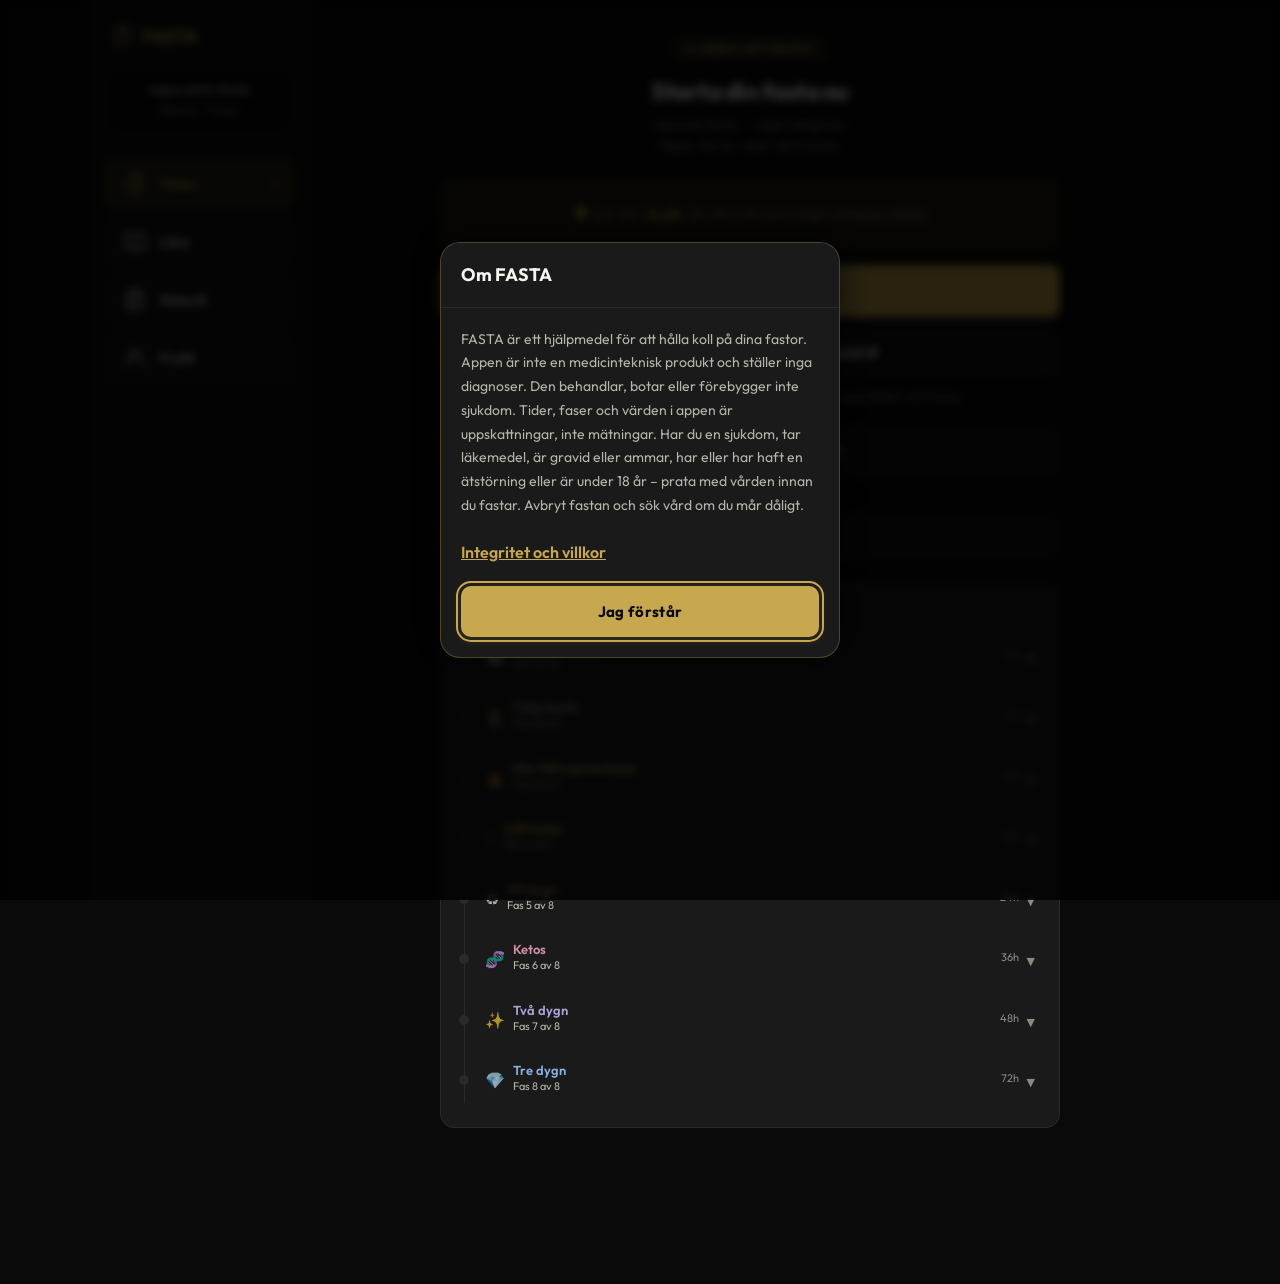
<file: index.html>
<!DOCTYPE html>
<html lang="sv">
<head>
<meta charset="UTF-8"/>
<meta name="viewport" content="width=device-width, initial-scale=1.0, viewport-fit=cover"/>
<title>FASTA — Periodisk fasta timer & tracker | 16:8, OMAD, löpande fasta</title>
<meta name="description" content="Gratis app för periodisk fasta. Starta din 16:8, 18:6, OMAD eller löpande fasta och följ kroppens faser i realtid — fettförbränning, ketos och autofagi. Ingen registrering krävs."/>
<meta name="keywords" content="periodisk fasta, fasta app, 16:8 fasta, intermittent fasting, fasta timer, OMAD, ketos, autofagi, fettförbränning, fasta tracker"/>
<meta name="author" content="fastatimer.se"/>
<link rel="canonical" href="https://fastatimer.se/"/>
<meta property="og:type" content="website"/>
<meta property="og:url" content="https://fastatimer.se/"/>
<meta property="og:title" content="FASTA — Periodisk fasta timer & tracker"/>
<meta property="og:description" content="Följ din fasta i realtid. Se kroppens faser, fettförbränning, ketos och autofagi. Gratis och utan registrering."/>
<meta property="og:locale" content="sv_SE"/>
<meta name="twitter:card" content="summary_large_image"/>
<meta name="twitter:title" content="FASTA — Periodisk fasta timer & tracker"/>
<meta name="twitter:description" content="Gratis app för periodisk fasta. Följ 16:8, OMAD och löpande fasta med realtidstimer och kroppsfaser."/>
<link rel="manifest" href="manifest.json"/>
<meta name="theme-color" content="#0a0a0a"/>
<meta name="apple-mobile-web-app-capable" content="yes"/>
<meta name="apple-mobile-web-app-status-bar-style" content="black-translucent"/>
<meta name="apple-mobile-web-app-title" content="FASTA"/>
<link rel="apple-touch-icon" href="icons/apple-touch-icon.png"/>
<link rel="icon" type="image/png" sizes="192x192" href="icons/icon-192.png"/>
<link rel="preload" href="fonts/outfit-latin.woff2" as="font" type="font/woff2" crossorigin/>
<link rel="stylesheet" href="css/fonts.css"/>
<link rel="stylesheet" href="css/styles.css"/>
<!-- Discover the startup module graph together, avoiding request waterfalls. -->
<link rel="modulepreload" href="js/app.js"/>
<link rel="modulepreload" href="js/state.js"/>
<link rel="modulepreload" href="js/ui.js"/>
<link rel="modulepreload" href="js/actions.js"/>
<link rel="modulepreload" href="js/modals.js"/>
<link rel="modulepreload" href="js/backup.js"/>
<link rel="modulepreload" href="js/helpers.js"/>
<link rel="modulepreload" href="js/data.js"/>
<link rel="modulepreload" href="js/migrations.js"/>
<link rel="modulepreload" href="js/program.js"/>
<link rel="modulepreload" href="js/checkin.js"/>
<link rel="modulepreload" href="js/views/timer.js"/>
<link rel="modulepreload" href="js/views/learn.js"/>
<link rel="modulepreload" href="js/views/history.js"/>
<link rel="modulepreload" href="js/views/profile.js"/>
<link rel="modulepreload" href="js/views/trends.js"/>
<meta property="og:image" content="https://fastatimer.se/icons/og-image.png"/>
<meta property="og:image:width" content="1200"/>
<meta property="og:image:height" content="630"/>
<meta property="og:image:alt" content="FASTA – Periodisk fasta – följ kroppens faser i realtid"/>
<meta name="twitter:image" content="https://fastatimer.se/icons/og-image.png"/>
</head>
<body>
<div id="app">
  <!-- Desktop sidebar -->
  <div id="sidebar">
    <div class="sidebar-logo"><span><svg class="nav-icon" viewBox="0 0 24 24" aria-hidden="true"><circle cx="12" cy="13" r="8"/><path d="M12 9v4l3 2M9 2h6M12 2v3M18 5l2-2"/></svg></span><span class="sidebar-logo-text">FASTA</span></div>
    <div id="sidebar-widget"></div>
    <div class="sidebar-divider"></div>
    <button class="nav-btn active"   data-view="timer"    data-action="view" data-arg="timer">  <span class="n-icon"><svg class="nav-icon" viewBox="0 0 24 24" aria-hidden="true"><circle cx="12" cy="13" r="8"/><path d="M12 9v4l3 2M9 2h6M12 2v3M18 5l2-2"/></svg></span><span class="n-label">Timer</span></button>
    <button class="nav-btn inactive" data-view="lära"     data-action="view" data-arg="lära">   <span class="n-icon"><svg class="nav-icon" viewBox="0 0 24 24" aria-hidden="true"><path d="M12 5v16M12 5C9 3 5 3 2 4v15c3-1 7-1 10 2 3-3 7-3 10-2V4c-3-1-7-1-10 1Z"/></svg></span><span class="n-label">Lära</span></button>
    <button class="nav-btn inactive" data-view="historik" data-action="view" data-arg="historik"><span class="n-icon"><svg class="nav-icon" viewBox="0 0 24 24" aria-hidden="true"><path d="M8 4H5a1 1 0 0 0-1 1v16h16V5a1 1 0 0 0-1-1h-3M8 10h8M8 14h8M8 18h5"/><rect x="8" y="2" width="8" height="4" rx="1"/></svg></span><span class="n-label">Historik</span></button>
    <button class="nav-btn inactive" data-view="profil"   data-action="view" data-arg="profil"> <span class="n-icon"><svg class="nav-icon" viewBox="0 0 24 24" aria-hidden="true"><circle cx="12" cy="7" r="4"/><path d="M4 21v-2a8 8 0 0 1 16 0v2"/></svg></span><span class="n-label">Profil</span></button>
  </div>

  <!-- Mobile topbar -->
  <div id="mobile-topbar">
    <span class="topbar-title">FASTA</span>
    <div id="mobile-status-pill">Ingen fasta</div>
  </div>

  <!-- Main content area -->
  <div id="main"><div id="content"></div></div>

  <!-- Mobile bottom tab bar -->
  <nav id="mobile-tabs">
    <button class="tab-btn active" data-view="timer" data-action="view" data-arg="timer"><span class="tab-icon"><svg class="nav-icon" viewBox="0 0 24 24" aria-hidden="true"><circle cx="12" cy="13" r="8"/><path d="M12 9v4l3 2M9 2h6M12 2v3M18 5l2-2"/></svg></span><span class="tab-label">Timer</span></button>
    <button class="tab-btn" data-view="lära" data-action="view" data-arg="lära"><span class="tab-icon"><svg class="nav-icon" viewBox="0 0 24 24" aria-hidden="true"><path d="M12 5v16M12 5C9 3 5 3 2 4v15c3-1 7-1 10 2 3-3 7-3 10-2V4c-3-1-7-1-10 1Z"/></svg></span><span class="tab-label">Lära</span></button>
    <button class="tab-btn" data-view="historik" data-action="view" data-arg="historik"><span class="tab-icon"><svg class="nav-icon" viewBox="0 0 24 24" aria-hidden="true"><path d="M8 4H5a1 1 0 0 0-1 1v16h16V5a1 1 0 0 0-1-1h-3M8 10h8M8 14h8M8 18h5"/><rect x="8" y="2" width="8" height="4" rx="1"/></svg></span><span class="tab-label">Historik</span></button>
    <button class="tab-btn" data-view="profil" data-action="view" data-arg="profil"><span class="tab-icon"><svg class="nav-icon" viewBox="0 0 24 24" aria-hidden="true"><circle cx="12" cy="7" r="4"/><path d="M4 21v-2a8 8 0 0 1 16 0v2"/></svg></span><span class="tab-label">Profil</span></button>
  </nav>
</div>
<div id="notice" class="notice" role="status"></div>
<script type="module" src="js/app.js"></script>
</body>
</html>
</file>
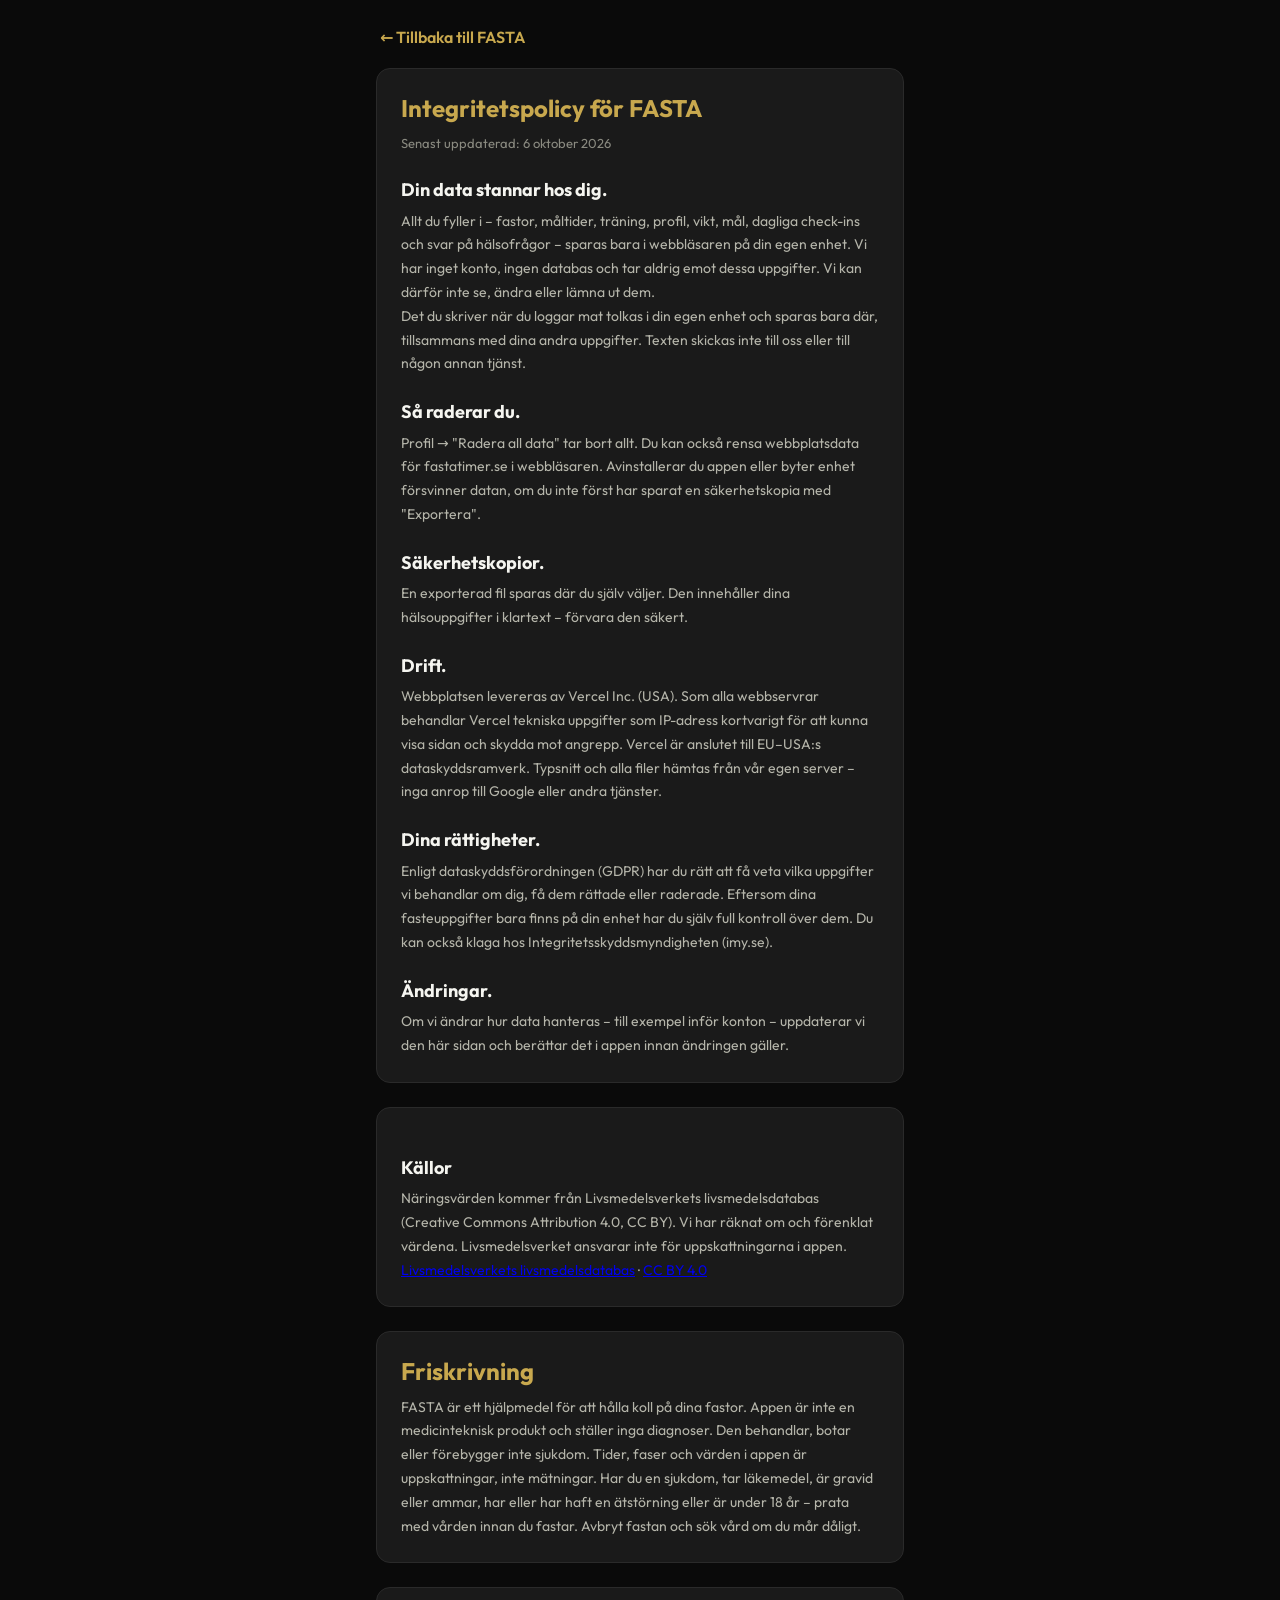
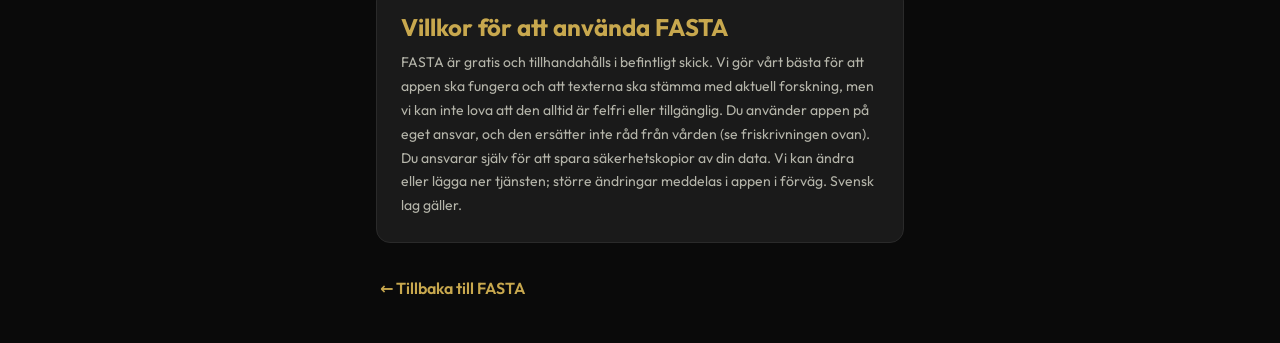
<file: integritet.html>
<!DOCTYPE html>
<html lang="sv">
<head>
<meta charset="UTF-8"/>
<meta name="viewport" content="width=device-width, initial-scale=1.0, viewport-fit=cover"/>
<title>Integritet och villkor – FASTA</title>
<meta name="description" content="Integritetspolicy, villkor och friskrivning för FASTA. All data sparas bara på din egen enhet."/>
<link rel="canonical" href="https://fastatimer.se/integritet"/>
<meta name="theme-color" content="#c8a84e"/>
<link rel="icon" type="image/png" sizes="192x192" href="icons/icon-192.png"/>
<link rel="stylesheet" href="css/fonts.css"/>
<link rel="stylesheet" href="css/styles.css"/>
<meta property="og:type" content="website"/>
<meta property="og:title" content="Integritet och villkor – FASTA"/>
<meta property="og:description" content="Integritetspolicy, villkor och friskrivning för FASTA. All data sparas bara på din egen enhet."/>
<meta property="og:url" content="https://fastatimer.se/integritet"/>
<meta name="twitter:card" content="summary_large_image"/>
<meta property="og:image" content="https://fastatimer.se/icons/og-image.png"/>
<meta property="og:image:width" content="1200"/>
<meta property="og:image:height" content="630"/>
<meta property="og:image:alt" content="FASTA – Periodisk fasta – följ kroppens faser i realtid"/>
<meta name="twitter:image" content="https://fastatimer.se/icons/og-image.png"/>
</head>
<body>
<main class="legal">
  <a class="legal-back" href="./">← Tillbaka till FASTA</a>

  <section class="card" id="integritet">
    <h1>Integritetspolicy för FASTA</h1>
    <p class="legal-date">Senast uppdaterad: 6 oktober 2026</p>
    <h2>Din data stannar hos dig.</h2>
    <p>Allt du fyller i – fastor, måltider, träning, profil, vikt, mål, dagliga check-ins och svar på hälsofrågor – sparas bara i webbläsaren på din egen enhet. Vi har inget konto, ingen databas och tar aldrig emot dessa uppgifter. Vi kan därför inte se, ändra eller lämna ut dem.</p>
    <p>Det du skriver när du loggar mat tolkas i din egen enhet och sparas bara där, tillsammans med dina andra uppgifter. Texten skickas inte till oss eller till någon annan tjänst.</p>
    <h2>Så raderar du.</h2>
    <p>Profil → "Radera all data" tar bort allt. Du kan också rensa webbplatsdata för fastatimer.se i webbläsaren. Avinstallerar du appen eller byter enhet försvinner datan, om du inte först har sparat en säkerhetskopia med "Exportera".</p>
    <h2>Säkerhetskopior.</h2>
    <p>En exporterad fil sparas där du själv väljer. Den innehåller dina hälsouppgifter i klartext – förvara den säkert.</p>
    <h2>Drift.</h2>
    <p>Webbplatsen levereras av Vercel Inc. (USA). Som alla webbservrar behandlar Vercel tekniska uppgifter som IP-adress kortvarigt för att kunna visa sidan och skydda mot angrepp. Vercel är anslutet till EU–USA:s dataskyddsramverk. Typsnitt och alla filer hämtas från vår egen server – inga anrop till Google eller andra tjänster.</p>
    <h2>Dina rättigheter.</h2>
    <p>Enligt dataskyddsförordningen (GDPR) har du rätt att få veta vilka uppgifter vi behandlar om dig, få dem rättade eller raderade. Eftersom dina fasteuppgifter bara finns på din enhet har du själv full kontroll över dem. Du kan också klaga hos Integritetsskyddsmyndigheten (imy.se).</p>
    <h2>Ändringar.</h2>
    <p>Om vi ändrar hur data hanteras – till exempel inför konton – uppdaterar vi den här sidan och berättar det i appen innan ändringen gäller.</p>
  </section>

  <section class="card" id="kallor">
    <h2>Källor</h2>
    <p>Näringsvärden kommer från Livsmedelsverkets livsmedelsdatabas (Creative Commons Attribution 4.0, CC BY). Vi har räknat om och förenklat värdena. Livsmedelsverket ansvarar inte för uppskattningarna i appen.</p>
    <p><a href="https://www.livsmedelsverket.se/livsmedel-och-innehall/naringsamne/livsmedelsdatabasen">Livsmedelsverkets livsmedelsdatabas</a> · <a href="https://creativecommons.org/licenses/by/4.0/">CC BY 4.0</a></p>
  </section>

  <section class="card" id="friskrivning">
    <h1>Friskrivning</h1>
    <p>FASTA är ett hjälpmedel för att hålla koll på dina fastor. Appen är inte en medicinteknisk produkt och ställer inga diagnoser. Den behandlar, botar eller förebygger inte sjukdom. Tider, faser och värden i appen är uppskattningar, inte mätningar. Har du en sjukdom, tar läkemedel, är gravid eller ammar, har eller har haft en ätstörning eller är under 18 år – prata med vården innan du fastar. Avbryt fastan och sök vård om du mår dåligt.</p>
  </section>

  <section class="card" id="villkor">
    <h1>Villkor för att använda FASTA</h1>
    <p>FASTA är gratis och tillhandahålls i befintligt skick. Vi gör vårt bästa för att appen ska fungera och att texterna ska stämma med aktuell forskning, men vi kan inte lova att den alltid är felfri eller tillgänglig. Du använder appen på eget ansvar, och den ersätter inte råd från vården (se friskrivningen ovan). Du ansvarar själv för att spara säkerhetskopior av din data. Vi kan ändra eller lägga ner tjänsten; större ändringar meddelas i appen i förväg. Svensk lag gäller.</p>
  </section>

  <a class="legal-back" href="./">← Tillbaka till FASTA</a>
</main>
</body>
</html>
</file>
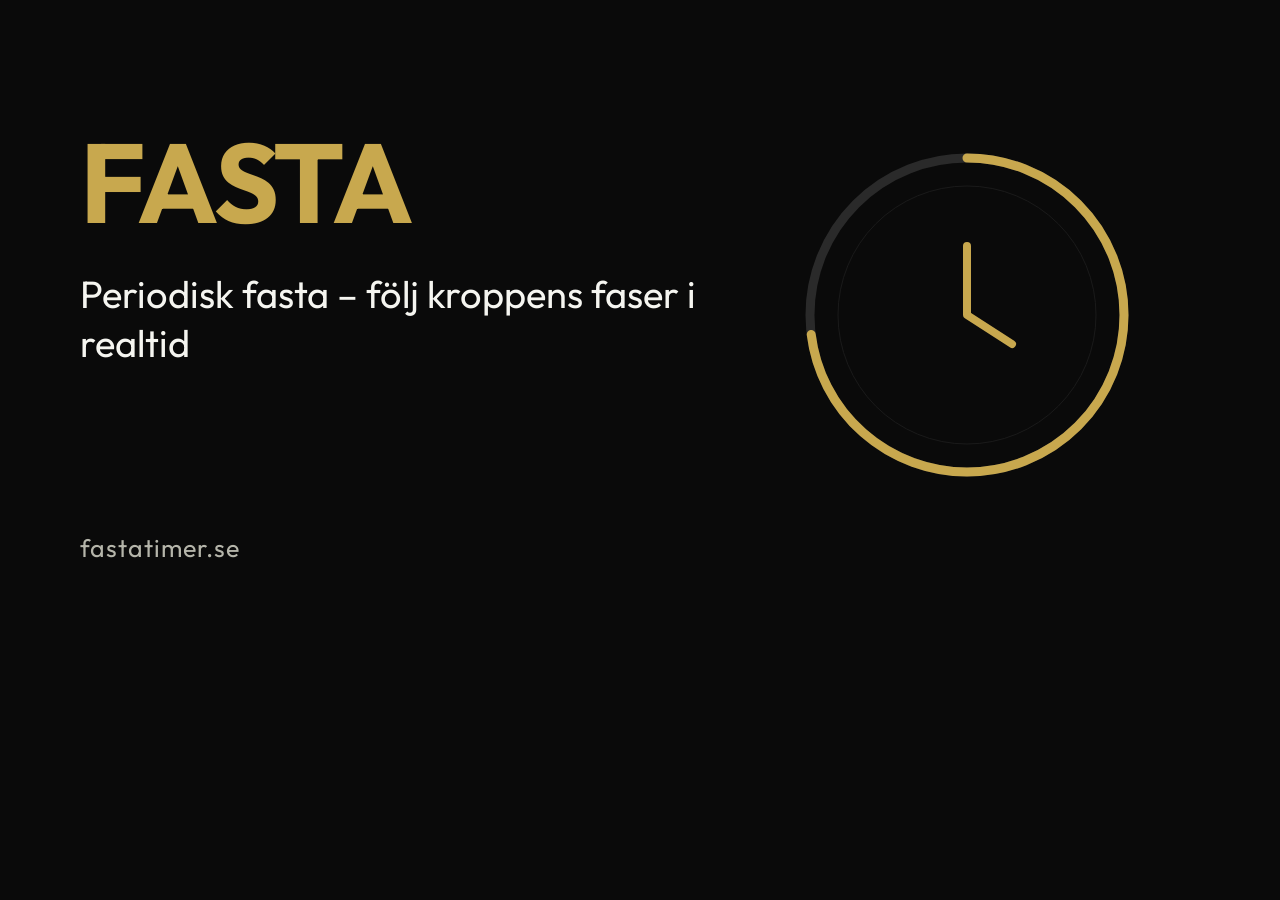
<file: docs/design/T-46/bild.html>
<!doctype html>
<html lang="sv"><meta charset="utf-8">
<style>
@font-face{font-family:Outfit;src:url('../../../fonts/outfit-latin.woff2') format('woff2');font-weight:100 900}
*{box-sizing:border-box}body{margin:0;width:1200px;height:630px;background:#0a0a0a;color:#f5f5f0;font-family:Outfit,sans-serif;position:relative;overflow:hidden}
main{position:absolute;left:80px;top:126px;width:690px}h1{font-size:112px;line-height:1;margin:0 0 32px;letter-spacing:-3px;color:#c8a84e;font-weight:700}p{font-size:38px;line-height:1.3;margin:0;max-width:640px;font-weight:400}.address{position:absolute;left:80px;bottom:66px;font-size:25px;letter-spacing:1px;color:#b5b5aa}svg{position:absolute;right:53px;top:135px;width:360px;height:360px}
</style>
<main><h1>FASTA</h1><p>Periodisk fasta – följ kroppens faser i realtid</p></main>
<svg viewBox="0 0 360 360" aria-hidden="true"><circle cx="180" cy="180" r="157" fill="none" stroke="#2a2a2a" stroke-width="9"/><circle cx="180" cy="180" r="157" fill="none" stroke="#c8a84e" stroke-width="9" stroke-linecap="round" stroke-dasharray="720 987" transform="rotate(-90 180 180)"/><circle cx="180" cy="180" r="129" fill="none" stroke="#1a1a1a" stroke-width="1"/><path d="M180 111v69l45 29" fill="none" stroke="#c8a84e" stroke-width="8" stroke-linecap="round" stroke-linejoin="round"/></svg>
<div class="address">fastatimer.se</div></html>
</file>
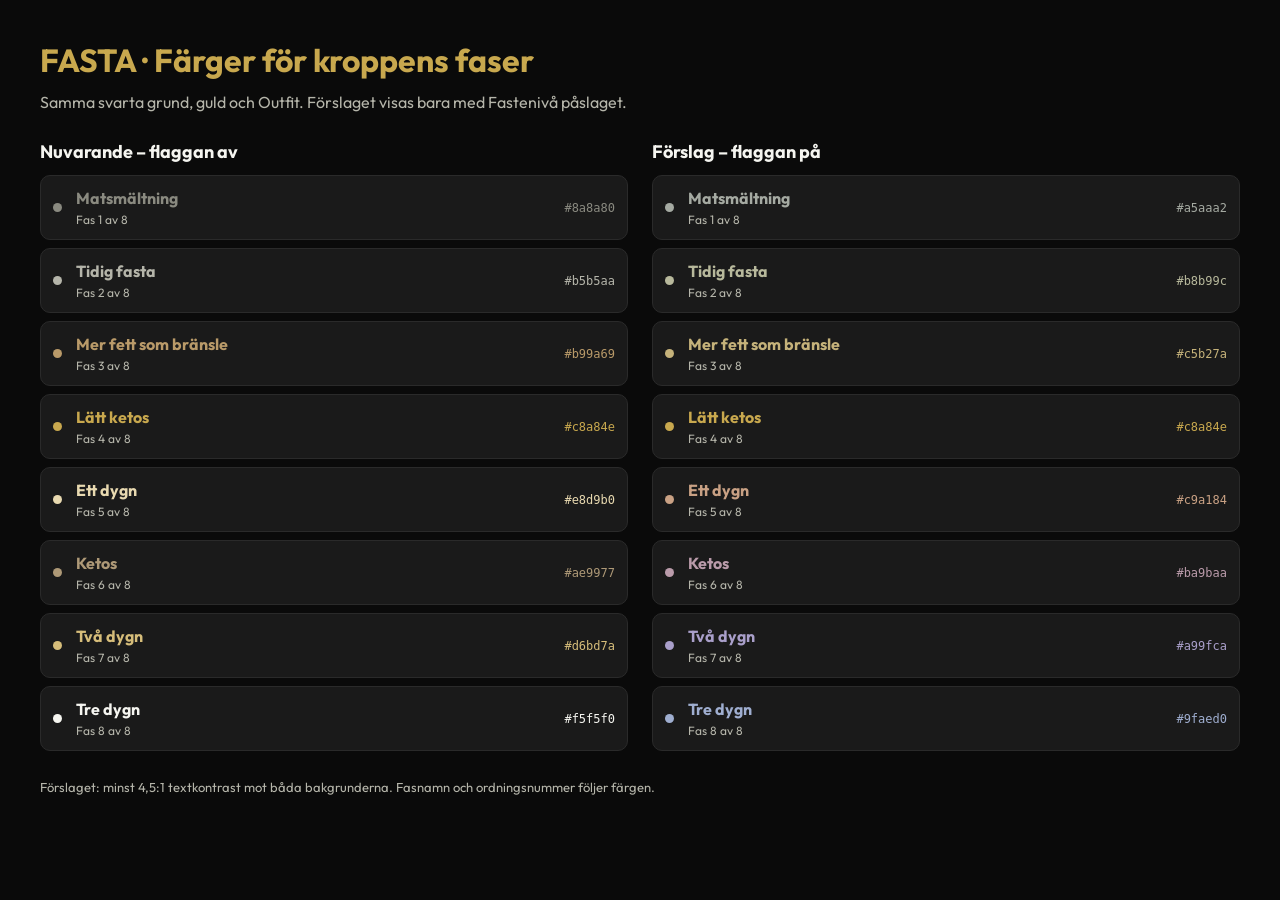
<file: docs/design/T-50/palett.html>
<!doctype html><html lang="sv"><meta charset="utf-8"><meta name="viewport" content="width=device-width,initial-scale=1"><title>FASTA – fasfärger T-50</title><link rel="stylesheet" href="../../../css/fonts.css"><style>body{margin:0;padding:40px;background:#0a0a0a;color:#f5f5f0;font:16px Outfit,sans-serif}h1{color:#c8a84e;margin:0}header p{color:#b5b5aa;margin:12px 0 28px}main{display:grid;grid-template-columns:1fr 1fr;gap:24px}h2{font-size:18px;margin:0 0 12px}article{display:flex;align-items:center;gap:14px;background:#1a1a1a;border:1px solid #2a2a2a;border-radius:10px;padding:12px;margin:8px 0;color:var(--color)}.dot{height:9px;width:9px;border-radius:50%;background:var(--color)}article div{flex:1}article p{font-size:12px;margin:4px 0 0;color:#b5b5aa}code{font-size:12px}footer{color:#b5b5aa;font-size:13px;margin-top:20px}</style><header><h1>FASTA · Färger för kroppens faser</h1><p>Samma svarta grund, guld och Outfit. Förslaget visas bara med Fastenivå påslaget.</p></header><main><section><h2>Nuvarande – flaggan av</h2><article style="--color:#8a8a80"><span class="dot"></span><div><b>Matsmältning</b><p>Fas 1 av 8</p></div><code>#8a8a80</code></article><article style="--color:#b5b5aa"><span class="dot"></span><div><b>Tidig fasta</b><p>Fas 2 av 8</p></div><code>#b5b5aa</code></article><article style="--color:#b99a69"><span class="dot"></span><div><b>Mer fett som bränsle</b><p>Fas 3 av 8</p></div><code>#b99a69</code></article><article style="--color:#c8a84e"><span class="dot"></span><div><b>Lätt ketos</b><p>Fas 4 av 8</p></div><code>#c8a84e</code></article><article style="--color:#e8d9b0"><span class="dot"></span><div><b>Ett dygn</b><p>Fas 5 av 8</p></div><code>#e8d9b0</code></article><article style="--color:#ae9977"><span class="dot"></span><div><b>Ketos</b><p>Fas 6 av 8</p></div><code>#ae9977</code></article><article style="--color:#d6bd7a"><span class="dot"></span><div><b>Två dygn</b><p>Fas 7 av 8</p></div><code>#d6bd7a</code></article><article style="--color:#f5f5f0"><span class="dot"></span><div><b>Tre dygn</b><p>Fas 8 av 8</p></div><code>#f5f5f0</code></article></section><section><h2>Förslag – flaggan på</h2><article style="--color:#a5aaa2"><span class="dot"></span><div><b>Matsmältning</b><p>Fas 1 av 8</p></div><code>#a5aaa2</code></article><article style="--color:#b8b99c"><span class="dot"></span><div><b>Tidig fasta</b><p>Fas 2 av 8</p></div><code>#b8b99c</code></article><article style="--color:#c5b27a"><span class="dot"></span><div><b>Mer fett som bränsle</b><p>Fas 3 av 8</p></div><code>#c5b27a</code></article><article style="--color:#c8a84e"><span class="dot"></span><div><b>Lätt ketos</b><p>Fas 4 av 8</p></div><code>#c8a84e</code></article><article style="--color:#c9a184"><span class="dot"></span><div><b>Ett dygn</b><p>Fas 5 av 8</p></div><code>#c9a184</code></article><article style="--color:#ba9baa"><span class="dot"></span><div><b>Ketos</b><p>Fas 6 av 8</p></div><code>#ba9baa</code></article><article style="--color:#a99fca"><span class="dot"></span><div><b>Två dygn</b><p>Fas 7 av 8</p></div><code>#a99fca</code></article><article style="--color:#9faed0"><span class="dot"></span><div><b>Tre dygn</b><p>Fas 8 av 8</p></div><code>#9faed0</code></article></section></main><footer>Förslaget: minst 4,5:1 textkontrast mot båda bakgrunderna. Fasnamn och ordningsnummer följer färgen.</footer></html>
</file>
<file: css/fonts.css>
/* Outfit (variable, latin incl. åäö) from @fontsource-variable/outfit 5.3.0, OFL-1.1: fonts/OFL.txt */
@font-face {
  font-family: 'Outfit';
  font-style: normal;
  font-display: swap;
  font-weight: 300 800;
  src: url(../fonts/outfit-latin.woff2) format('woff2');
}
</file>
<file: css/styles.css>
/* Shared design tokens from DESIGN.md. Layout dimensions (rings, navigation,
   breakpoints, touch targets) remain separate from the spacing scale. */
:root{
  --gold:#c8a84e;
  --gold-soft:rgba(200,168,78,0.12);
  --gold-line:rgba(200,168,78,0.30);
  --bg:#0a0a0a;
  --surface-sunken:#0a0a0a;
  --surface-chrome:#111111;
  --surface-raised:#141414;
  --surface-card:#1a1a1a;
  --line:#2a2a2a;
  --line-strong:#4a4a44;
  --text:#f5f5f0;
  --text-muted:#b5b5aa;
  --text-subtle:#8a8a80;
  --danger:#ef4444;
  --danger-text:#fca5a5;
  --danger-soft:rgba(239,68,68,0.10);
  --danger-line:rgba(239,68,68,0.25);
  --caution-text:#e8d9b0;
  --caution-line:rgba(239,168,68,0.30);
  --caution-soft:rgba(239,168,68,0.07);
  --backdrop:rgba(0,0,0,0.8);
  --font-family:'Outfit',system-ui,sans-serif;
  --text-display:40px;
  --text-headline:24px;
  --text-title:18px;
  --text-body:15px;
  --text-body-small:13px;
  --text-label:14px;
  --text-eyebrow:11px;
  --text-input:16px;
  --space-1:4px;
  --space-2:8px;
  --space-3:12px;
  --space-4:16px;
  --space-5:24px;
  --space-6:32px;
  --space-7:48px;
  --radius-sm:6px;
  --radius-md:10px;
  --radius-lg:14px;
  --radius-xl:20px;
  --radius-pill:999px;
  --shadow-button:0 2px 12px rgba(200,168,78,0.18);
  --shadow-sheet:0 -8px 32px rgba(0,0,0,0.6);
  --shadow-notice:0 6px 24px rgba(0,0,0,0.5);
}

/* ── FASTA — styles.css ── */

/* Reset & base */
*{box-sizing:border-box;margin:0;padding:0;}
body{font-family:var(--font-family);background:var(--bg);color:var(--text);min-height:100vh;display:flex;justify-content:center;}
button{cursor:pointer;border:none;background:none;font-family:inherit;}
input,select{font-family:inherit;}

/* Scrollbar */
::-webkit-scrollbar{width:3px;}
::-webkit-scrollbar-thumb{background:var(--line);border-radius:var(--radius-sm);}

/* Animations */
@keyframes fadeIn{from{opacity:0}to{opacity:1}}
@keyframes popUp{from{opacity:0;transform:translateY(16px)}to{opacity:1;transform:translateY(0)}}
.fade,#content > *{animation:fadeIn .18s ease-out;}

/* Layout */
#app{display:flex;width:100%;max-width:1100px;min-height:100vh;}
#main{flex:1;overflow-y:auto;display:flex;padding:0 80px;}
#content{width:100%;max-width:620px;padding:var(--space-6) 0 60px;}

/* Sidebar */
#sidebar{width:220px;background:var(--surface-chrome);border-right:1px solid var(--line);display:flex;flex-direction:column;padding:var(--space-5) var(--space-4);position:sticky;top:0;height:100vh;flex-shrink:0;gap:var(--space-1);}
.sidebar-logo{display:flex;align-items:center;gap:var(--space-2);margin-bottom:var(--space-4);padding-left:var(--space-1);}
.sidebar-logo-text{font-size:var(--text-title);font-weight:700;color:var(--gold);letter-spacing:-.3px;}
.sidebar-divider{height:1px;background:var(--line);margin:var(--space-2) 0;}

/* Navigation */
.nav-btn{width:100%;padding:var(--space-3) var(--space-4);border-radius:var(--radius-md);display:flex;align-items:center;gap:var(--space-3);transition:background-color .15s,border-color .15s,color .15s;text-align:left;margin-bottom:var(--space-1);}
.nav-btn.active{background:var(--gold-soft);color:var(--gold);border:1px solid var(--gold-line);}
.nav-btn.inactive{color:var(--text);border:1px solid var(--line);background:var(--surface-raised);}
.nav-btn .n-icon{font-size:var(--text-title);}
.nav-btn .n-label{font-size:var(--text-label);font-weight:600;}

/* Mobile topbar */
#mobile-topbar{display:none;position:fixed;top:0;left:0;right:0;z-index:90;background:var(--surface-chrome);border-bottom:1px solid var(--line);height:52px;align-items:center;padding:0 var(--space-4);gap:var(--space-3);}
.topbar-title{font-size:var(--text-body);font-weight:700;color:var(--gold);flex:1;}
#mobile-status-pill{background:var(--surface-raised);border:1px solid var(--line);border-radius:var(--radius-pill);padding:var(--space-1) var(--space-3);font-size:var(--text-eyebrow);color:var(--text-subtle);}
#mobile-status-pill.active-pill{border-color:var(--gold-line);color:var(--gold);}

/* Cards */
.card{background:var(--surface-card);border:1px solid var(--line);border-radius:var(--radius-lg);padding:var(--space-4);margin-bottom:var(--space-4);}
.variant-card{background:var(--surface-raised);border:1px solid var(--line);border-radius:var(--radius-md);padding:var(--space-3);cursor:pointer;transition:background-color .15s,border-color .15s,color .15s;}
@media(hover:hover){.variant-card:hover{border-color:var(--gold-line);}}
.variant-card.selected{background:var(--gold-soft);border-color:var(--gold-line);}

/* Eyebrow label */
.eyebrow{font-size:var(--text-eyebrow);color:var(--text-subtle);font-weight:700;letter-spacing:1.5px;text-transform:uppercase;margin-bottom:var(--space-3);}

/* Dual time boxes */
.dual-time{display:grid;grid-template-columns:1fr 1fr;gap:var(--space-3);width:100%;margin-bottom:var(--space-4);}
.time-box{border-radius:var(--radius-md);padding:var(--space-4);text-align:center;}
.time-box.actual{background:var(--surface-raised);border:1px solid var(--line);}
.time-box.metabolic{background:var(--gold-soft);border:1px solid var(--gold-line);}
.time-box-label{font-size:var(--text-eyebrow);font-weight:700;letter-spacing:1.5px;text-transform:uppercase;margin-bottom:var(--space-2);}
.time-box-value{font-size:var(--text-headline);font-weight:800;font-family:var(--font-family);font-variant-numeric:tabular-nums;letter-spacing:1px;}
.time-box-phase{font-size:var(--text-eyebrow);font-weight:600;margin-top:var(--space-1);}

/* Ring */
.ring-wrap{position:relative;width:200px;height:200px;margin-bottom:var(--space-4);}
.ring-center{position:absolute;inset:0;display:flex;flex-direction:column;align-items:center;justify-content:center;gap:var(--space-1);}

/* Buttons */
.btn-gold{padding:var(--space-4);border-radius:var(--radius-md);font-size:var(--text-body);font-weight:700;background:var(--gold);color:var(--bg);border:none;box-shadow:var(--shadow-button);letter-spacing:.3px;}
.btn-end{padding:var(--space-4);border-radius:var(--radius-md);font-size:var(--text-body);font-weight:700;background:var(--surface-card);color:var(--text-subtle);border:1px solid var(--line);}
.btn-icon{padding:var(--space-4);border-radius:var(--radius-md);font-size:var(--text-body);background:var(--surface-card);color:var(--text-subtle);border:1px solid var(--line);}

/* Phase timeline */
@media(hover:hover){.phase-row:hover{background:var(--gold-soft)!important;}}
.phase-dot{position:absolute;left:2px;width:10px;height:10px;border-radius:50%;z-index:1;transition:background-color .25s,border-color .25s;}
.phase-bar{height:2px;border-radius:var(--radius-sm);background:var(--line);overflow:hidden;}
.phase-bar-fill{height:100%;border-radius:var(--radius-sm);transition:width .25s ease;}
.phase-detail{padding:var(--space-2) var(--space-3) var(--space-3) var(--space-6);margin-bottom:3px;background:var(--bg);border-radius:var(--radius-sm);}

/* Pause banner */
.pause-banner{width:100%;background:var(--gold-soft);border:1px solid var(--gold-line);border-radius:var(--radius-md);padding:var(--space-2) var(--space-3);margin-bottom:var(--space-4);display:flex;justify-content:space-between;align-items:center;}

/* Learn cards */
.learn-card{background:var(--surface-card);border:1px solid var(--line);border-radius:var(--radius-md);padding:var(--space-3);cursor:pointer;display:flex;flex-direction:column;gap:var(--space-2);min-height:120px;transition:transform .15s,border-color .15s;}
@media(hover:hover){.learn-card:hover{border-color:var(--gold-line);}}
.learn-card.warn{border-color:var(--danger-line);}
@media(hover:hover){.learn-card.warn:hover{border-color:rgba(239,68,68,0.4);}}
.learn-icon-box{width:30px;height:30px;border-radius:var(--radius-sm);background:var(--gold-soft);border:1px solid var(--gold-line);display:flex;align-items:center;justify-content:center;font-size:var(--text-label);}
.warn-banner{background:var(--danger-soft);border:1px solid var(--danger-line);border-radius:var(--radius-sm);padding:var(--space-2) var(--space-3);margin-bottom:var(--space-3);font-size:var(--text-eyebrow);color:var(--danger-text);line-height:1.6;}

/* History */
.hist-card{background:var(--surface-card);border:1px solid var(--line);border-radius:var(--radius-lg);padding:var(--space-4);margin-bottom:var(--space-3);transition:border-color .15s;}
@media(hover:hover){.hist-card:hover{border-color:var(--gold-line);}}
.hist-del{display:flex;align-items:center;justify-content:center;width:44px;height:44px;border-radius:var(--radius-sm);color:var(--text-muted);background:transparent;border:0;cursor:pointer;}
.hist-del:active{color:var(--danger-text);background:var(--danger-soft);}
@media(hover:hover){.hist-del:hover{color:var(--danger-text);background:var(--danger-soft);}}
.stat-card{background:var(--surface-card);border:1px solid var(--line);border-radius:var(--radius-md);padding:var(--space-3) var(--space-3);text-align:center;}
.stat-val{font-size:var(--text-headline);font-weight:800;color:var(--gold);}
.stat-label{font-size:var(--text-eyebrow);color:var(--text-subtle);margin-top:var(--space-1);}

/* History modal */
.benefit-box{border-radius:var(--radius-md);padding:var(--space-3) var(--space-3);margin-bottom:var(--space-2);}
.not-reached{display:flex;gap:var(--space-2);align-items:center;padding:var(--space-2) var(--space-3);background:var(--bg);border-radius:var(--radius-md);margin-bottom:var(--space-1);border:1px solid var(--line);opacity:.45;}
.log-item{display:flex;gap:var(--space-2);padding:var(--space-2) var(--space-3);background:var(--bg);border-radius:var(--radius-md);margin-bottom:var(--space-1);border:1px solid var(--line);}

/* Profile */
.profile-field{margin-bottom:var(--space-4);}
.profile-label{font-size:var(--text-body-small);color:var(--text-subtle);font-weight:600;margin-bottom:var(--space-2);display:block;}
.profile-input{width:100%;padding:var(--space-3) var(--space-4);border-radius:var(--radius-md);border:1px solid var(--line);background:var(--bg);color:var(--text);font-size:var(--text-label);outline:none;transition:border-color .15s;}
.profile-input:focus{border-color:var(--gold-line);}
.profile-radio-group{display:flex;gap:var(--space-2);flex-wrap:wrap;}
.profile-radio{padding:var(--space-2) var(--space-4);border-radius:var(--radius-pill);font-size:var(--text-body-small);font-weight:600;cursor:pointer;transition:background-color .15s,border-color .15s,color .15s;border:1px solid var(--line);background:var(--bg);color:var(--text-subtle);}
.profile-radio.selected{background:var(--gold-soft);color:var(--gold);border-color:var(--gold-line);}

/* Modals */
.modal-backdrop{position:fixed;inset:0;z-index:200;background:var(--backdrop);backdrop-filter:blur(4px);display:flex;align-items:center;justify-content:center;padding:var(--space-5);overflow-y:auto;}
.modal-box{background:var(--surface-card);border-radius:var(--radius-xl);max-width:400px;width:100%;box-shadow:var(--shadow-sheet);border:1px solid var(--gold-line);animation:popUp .24s cubic-bezier(0.16,1,0.3,1);}
.modal-header{border-bottom:1px solid var(--line);}
.modal-body{padding:var(--space-4) var(--space-4);max-height:60vh;overflow-y:auto;}
.modal-close{color:var(--text-subtle);font-size:var(--text-headline);cursor:pointer;line-height:1;}
.minput{width:100%;padding:var(--space-2) var(--space-3);border-radius:var(--radius-md);border:1px solid var(--line);background:var(--bg);color:var(--text);font-size:var(--text-body-small);outline:none;font-family:inherit;margin-bottom:var(--space-2);}

/* Mobile bottom tab bar */
#mobile-tabs{display:none;position:fixed;bottom:0;left:0;right:0;z-index:90;background:var(--surface-chrome);border-top:1px solid var(--line);height:60px;justify-content:space-around;align-items:center;padding:0 var(--space-2);}
.tab-btn{display:flex;flex-direction:column;align-items:center;gap:var(--space-1);padding:var(--space-2) var(--space-3);border-radius:var(--radius-md);transition:background-color .15s,border-color .15s,color .15s;color:var(--text-subtle);min-width:60px;}
.tab-btn.active{color:var(--gold);}
.tab-icon{font-size:var(--text-headline);line-height:1;}
.tab-label{font-size:var(--text-eyebrow);font-weight:600;letter-spacing:.3px;}

/* Touch optimizations */
button, .variant-card, .learn-card, .hist-card, .phase-row{
  -webkit-tap-highlight-color:transparent;
  touch-action:manipulation;
}

/* Responsive — tablet */
@media(max-width:900px){
  #main{padding:0 var(--space-7);}
  #content{max-width:560px;}
}

/* Responsive — mobile */
@media(max-width:700px){
  #sidebar{display:none;}
  #mobile-topbar{display:flex;}
  #mobile-tabs{display:flex;}
  #main{padding:52px 0 0;justify-content:center;}
  #content{padding:var(--space-4) var(--space-4) 140px;max-width:100%;}

  /* Prevent iOS zoom on focus */
  .profile-input, .minput, input[type="number"], input[type="datetime-local"]{
    font-size:var(--text-input);
  }

  /* Dual time boxes — stack on very small */
  .dual-time{gap:var(--space-2);}
  .time-box{padding:var(--space-3) var(--space-2);}
  .time-box-value{font-size:var(--text-title);}
  .time-box-label{font-size:var(--text-eyebrow);letter-spacing:1px;}

  /* Bigger touch targets */
  .btn-end, .btn-icon, .btn-gold{padding:var(--space-4);min-height:48px;}
  .nav-btn{padding:var(--space-4);min-height:48px;}
  .profile-radio{padding:var(--space-3) var(--space-4);min-height:44px;}

  /* Learn cards — 2 columns on mobile */
  .learn-grid{grid-template-columns:repeat(2,1fr)!important;gap:var(--space-2)!important;}
  .learn-card{min-height:100px;padding:var(--space-3);}

  /* Schema grid — single column */
  .schema-grid{grid-template-columns:1fr!important;}

  /* Stats grid — keep 3 but tighter */
  .stats-grid{gap:var(--space-2)!important;}
  .stat-card{padding:var(--space-3) var(--space-2);}
  .stat-val{font-size:var(--text-title);}

  /* History cards */
  .hist-card{padding:var(--space-3);}

  /* Modals — full width on mobile */
  .modal-backdrop{padding:var(--space-3);align-items:flex-end;}
  .modal-box{max-width:100%;border-radius:var(--radius-xl) var(--radius-xl) 0 0;max-height:85vh;}
  .modal-body{max-height:65vh;}

  /* Cards */
  .card{padding:var(--space-4);margin-bottom:var(--space-3);}

  /* Phase timeline touch targets */
  .phase-row{min-height:44px;}

  /* Variant cards */
  .variant-card{padding:var(--space-4);}
}

/* Responsive — very small (iPhone SE etc) */
@media(max-width:380px){
  #content{padding:var(--space-3) var(--space-3) 140px;}

  .dual-time{grid-template-columns:1fr;gap:var(--space-2);}
  .time-box-value{font-size:var(--text-headline);}

  .learn-grid{grid-template-columns:1fr!important;}

  .stat-val{font-size:var(--text-input);}
  .stat-card{padding:var(--space-2) var(--space-1);}

  .modal-backdrop{padding:0;}
  .modal-box{border-radius:var(--radius-xl) var(--radius-xl) 0 0;}
}

/* Short message (showNotice in ui.js), above the bottom tab bar */
.notice{position:fixed;left:16px;right:16px;bottom:calc(76px + env(safe-area-inset-bottom, 0px));z-index:300;max-width:420px;margin:0 auto;background:var(--surface-card);border:1px solid var(--gold);border-radius:var(--radius-md);padding:var(--space-3) var(--space-4);color:var(--text);font-size:var(--text-label);line-height:1.5;box-shadow:var(--shadow-notice);cursor:pointer;}
.notice:empty{display:none;}

/* Safe area for notched phones */
@supports(padding:env(safe-area-inset-bottom)){
  #mobile-tabs{padding-bottom:env(safe-area-inset-bottom);height:calc(60px + env(safe-area-inset-bottom));}
  #content{padding-bottom:calc(140px + env(safe-area-inset-bottom));}
  #mobile-topbar{padding-top:env(safe-area-inset-top);height:calc(52px + env(safe-area-inset-top));}
  @media(max-width:700px){
    #main{padding-top:calc(52px + env(safe-area-inset-top));}
  }
}

/* Health questions (Profile) */
.health-check{display:flex;align-items:center;gap:var(--space-3);width:100%;min-height:44px;padding:var(--space-3) var(--space-3);border-radius:var(--radius-md);border:1px solid var(--line);background:var(--bg);color:var(--text-muted);font-size:var(--text-body-small);line-height:1.5;text-align:left;cursor:pointer;font-family:inherit;}
.health-check.checked{border-color:var(--gold-line);color:var(--text);}
.health-box{flex:0 0 22px;height:22px;border-radius:var(--radius-sm);border:1.5px solid var(--line-strong);display:flex;align-items:center;justify-content:center;font-size:var(--text-label);font-weight:800;color:var(--bg);}
.health-check.checked .health-box{background:var(--gold);border-color:var(--gold);}
.health-warn{display:block;width:100%;margin-top:var(--space-2);padding:var(--space-3) var(--space-3);border-radius:var(--radius-md);border:1px solid var(--caution-line);background:var(--caution-soft);color:var(--caution-text);font-size:var(--text-body-small);line-height:1.6;text-align:left;cursor:pointer;font-family:inherit;}
.health-more{display:block;margin-top:var(--space-2);color:var(--gold);font-weight:600;}
.health-long{margin-top:var(--space-2);padding-top:var(--space-2);border-top:1px solid var(--caution-line);color:var(--text-muted);}
.health-src{display:block;margin-top:var(--space-2);font-size:var(--text-eyebrow);color:var(--text-subtle);}
.form-err{display:none;background:var(--danger-soft);border:1px solid var(--danger-line);border-radius:var(--radius-md);padding:var(--space-2) var(--space-3);margin-bottom:var(--space-3);font-size:var(--text-body-small);color:var(--danger-text)}

/* Goals and programs */
.goal-card h2,.program-card h2{font-size:var(--text-title);margin-bottom:var(--space-3);color:var(--text);}
.goal-card p,.program-card p{font-size:var(--text-body-small);color:var(--text-muted);line-height:1.7;margin:var(--space-3) 0;}
.goal-card .profile-radio{min-width:44px;min-height:44px;}
.goal-card .profile-input{font-size:var(--text-input);min-height:44px;}
.goal-card .profile-label{margin-top:var(--space-4);}
.program-heading{display:flex;align-items:center;justify-content:space-between;gap:var(--space-3);}
.program-heading h2{font-size:var(--text-title);margin:0;}
.program-controls{display:flex;flex-wrap:wrap;gap:var(--space-2);margin:var(--space-3) 0;}
.program-controls[hidden]{display:none;}
.program-controls button{flex:1;min-width:130px;min-height:44px;}
.program-card .btn-icon,.program-close{min-width:44px;min-height:44px;color:var(--gold);font-size:var(--text-headline);}
.program-picker .modal-body>p{font-size:var(--text-body-small);color:var(--text-muted);line-height:1.7;margin-bottom:var(--space-4);}
.program-choice{width:100%;text-align:left;min-height:44px;color:var(--gold);font-size:var(--text-title);font-weight:700;}
.program-choice[aria-expanded="true"]{text-decoration:underline;}
.program-start{width:100%;margin-top:var(--space-4);min-height:44px;}
.week-progress{font-size:var(--text-body-small);color:var(--text-muted);line-height:1.7;margin:var(--space-4) 0;}

/* Keyboard access and touch targets */
button,[role="button"]{min-width:44px;min-height:44px;}
input,select,textarea{min-height:44px;}
.profile-input,.minput{font-size:var(--text-input);}
button:focus-visible,[role="button"]:focus-visible,input:focus-visible,select:focus-visible{
  outline:2px solid var(--gold);outline-offset:3px;
}
.modal-close,.hist-del{flex-shrink:0;}
.hist-card{position:relative;}
.hist-details{cursor:pointer;border-radius:var(--radius-sm);}
.hist-details>div:first-child{min-height:44px;}
.hist-del{position:absolute;top:var(--space-2);right:var(--space-2);}

/* Daily check-in */
.checkin-card h2{font-size:var(--text-title);margin-bottom:var(--space-3);}
.checkin-card p,.checkin-modal p{font-size:var(--text-body-small);line-height:1.7;color:var(--text-muted);margin:var(--space-3) 0;}
.checkin-card .btn-gold,.checkin-modal .btn-gold{width:100%;}
.checkin-scale,.checkin-symptoms{border:0;min-width:0;margin:var(--space-4) 0;padding:0;}
.checkin-modal legend,.checkin-modal label[for]{font-size:var(--text-body);font-weight:600;display:block;margin-bottom:var(--space-2);}
.checkin-scale-buttons{display:grid;grid-template-columns:repeat(5,minmax(44px,1fr));gap:var(--space-2);}
.checkin-scale-buttons button,.checkin-secondary{border:1px solid var(--line-strong);border-radius:var(--radius-md);background:var(--surface-raised);color:var(--text);font-size:var(--text-input);min-height:44px;padding:var(--space-2);}
.checkin-scale-buttons button[aria-pressed="true"]{background:var(--gold);color:var(--bg);border-color:var(--gold);font-weight:700;}
.checkin-scale-ends{display:flex;justify-content:space-between;font-size:var(--text-body-small);color:var(--text-muted);margin-top:var(--space-1);}
.checkin-modal .profile-input{font-size:var(--text-input);}
.checkin-symptoms label{display:flex;align-items:center;gap:var(--space-3);min-height:44px;font-size:var(--text-body);cursor:pointer;}
.checkin-symptoms input{width:22px;margin:0;accent-color:var(--gold);}
.checkin-secondary{margin:var(--space-2) 0;width:100%;}
.checkin-modal [hidden]{display:none;}

/* Integritetssidan (integritet.html) */
.legal{width:100%;max-width:560px;padding:calc(var(--space-4) + env(safe-area-inset-top)) var(--space-4) calc(var(--space-5) + env(safe-area-inset-bottom));line-height:1.7;}
.legal h1{color:var(--gold);margin-bottom:var(--space-2);}
.legal p{font-size:var(--text-label);color:var(--text-muted);}
.legal-date{font-size:var(--text-body-small) !important;color:var(--text-subtle) !important;}
.legal-back{display:inline-flex;align-items:center;min-height:44px;padding:0 var(--space-1);margin-bottom:var(--space-2);color:var(--gold);font-weight:600;text-decoration:none;}
.legal-link{display:inline-flex;align-items:center;min-height:44px;color:var(--gold);font-weight:600;}
.friskrivning-modal p{font-size:var(--text-label);line-height:1.7;color:var(--text-muted);margin-bottom:var(--space-3);}
.friskrivning-modal .btn-gold{display:block;width:100%;min-height:44px;margin-top:var(--space-3);}
.friskrivning-modal .modal-body{padding-bottom:calc(var(--space-4) + env(safe-area-inset-bottom));}

/* Shared primitives for the view-by-view design work. */
.num,.time-box-value,.stat-val{font-family:var(--font-family);font-variant-numeric:tabular-nums;}
.eyebrow,.time-box-label{font-size:var(--text-eyebrow);line-height:1.3;letter-spacing:.12em;}
.btn-secondary{background:var(--surface-raised);color:var(--text);border:1px solid var(--line);border-radius:var(--radius-md);padding:var(--space-3) var(--space-4);min-height:48px;font-size:var(--text-label);font-weight:600;}
.btn-danger{background:var(--danger-soft);color:var(--danger-text);border:1px solid var(--danger-text);border-radius:var(--radius-md);padding:var(--space-3) var(--space-4);min-height:48px;font-size:var(--text-label);font-weight:600;}
.chip{display:inline-flex;align-items:center;justify-content:center;min-height:44px;padding:var(--space-2) var(--space-4);background:var(--surface-sunken);color:var(--text-subtle);border:1px solid var(--line);border-radius:var(--radius-pill);font-size:var(--text-label);}
.chip.selected,.chip[aria-pressed="true"]{background:var(--gold-soft);color:var(--gold);border-color:var(--gold-line);}
::selection{background:var(--gold);color:var(--bg);}
input,textarea{caret-color:var(--gold);}
@media(prefers-reduced-motion:reduce){
  .fade,#content > *,.modal-box{animation:fadeIn .12s ease-out;}
  *,*::before,*::after{transition-duration:0s!important;scroll-behavior:auto!important;}
}

/* T-34: Timer view; all markup styles live here. */
.timer-start{text-align:center;padding:var(--space-1) 0 var(--space-4)}
.timer-ready-badge{display:inline-flex;align-items:center;gap:var(--space-2);background:var(--gold-soft);border:1px solid var(--gold-soft);padding:var(--space-1) var(--space-4);border-radius:var(--radius-pill);font-size:var(--text-eyebrow);font-weight:700;color:var(--gold);letter-spacing:1.5px;text-transform:uppercase;margin-bottom:var(--space-4)}
.timer-ready-dot{width:6px;height:6px;border-radius:50%;background:var(--gold);display:inline-block}
.timer-start-title{font-size:var(--text-headline);font-weight:800;color:var(--text);letter-spacing:-.5px;line-height:1.2;margin-bottom:var(--space-2)}
.timer-start-description{font-size:var(--text-body-small);color:var(--text-subtle);margin-bottom:var(--space-5);line-height:1.6}
.timer-gold{color:var(--gold)}
.timer-profile-hint{background:var(--gold-soft);border:1px solid var(--gold-soft);border-radius:var(--radius-md);padding:var(--space-3) var(--space-4);margin-bottom:var(--space-4);font-size:var(--text-body-small);color:var(--text-subtle);line-height:1.6}
.timer-profile-link{color:var(--gold);font-weight:600;cursor:pointer;text-decoration:underline}
.timer-start-button{width:100%;padding:var(--space-4);border-radius:var(--radius-md);font-size:var(--text-input);font-weight:700;background:var(--gold);color:var(--surface-sunken);border:none;box-shadow:var(--shadow-button);letter-spacing:.3px;margin-bottom:var(--space-3);cursor:pointer}
.timer-backdate-card{margin-bottom:var(--space-4);text-align:left}
.timer-backdate-label{margin-bottom:var(--space-2)}
.timer-backdate-help{font-size:var(--text-body-small);color:var(--text-subtle);margin-bottom:var(--space-3);line-height:1.6}
.timer-backdate-input{width:100%;padding:var(--space-3) var(--space-4);border-radius:var(--radius-md);border:1px solid var(--line);background:var(--surface-sunken);color:var(--text);font-size:var(--text-input);outline:none;font-family:inherit;margin-bottom:var(--space-2);cursor:pointer}
.timer-backdate-preview{font-size:var(--text-body-small);color:var(--gold);margin-bottom:var(--space-3);line-height:1.6}
.timer-backdate-submit{width:100%;padding:var(--space-3);border-radius:var(--radius-md);font-size:var(--text-label);font-weight:700;background:var(--gold);color:var(--surface-sunken);border:none;cursor:pointer;box-shadow:var(--shadow-button)}
.timer-features{display:flex;flex-wrap:wrap;gap:var(--space-2) var(--space-4);justify-content:center;margin-bottom:var(--space-5)}
.timer-helper{font-size:var(--text-eyebrow);color:var(--text-subtle)}
.timer-chevron{font-size:var(--text-eyebrow)}
.timer-schema-label{margin-bottom:var(--space-3)}
.timer-schema-grid{display:grid;grid-template-columns:1fr 1fr;gap:var(--space-3)}
.timer-schema-rolling{grid-column:1/-1}
.timer-schema-heading{display:flex;align-items:center;gap:var(--space-2);margin-bottom:var(--space-2)}
.timer-schema-title{font-size:var(--text-label);font-weight:700;color:var(--text)}
.timer-schema-selected{margin-left:auto;font-size:var(--text-body-small);color:var(--gold)}
.timer-schema-description{font-size:var(--text-eyebrow);color:var(--text-muted);line-height:1.5}
.timer-schema-benefits{font-size:var(--text-eyebrow);color:var(--text-subtle);line-height:1.6}
.timer-schema-note{font-size:var(--text-eyebrow);color:var(--text-muted);margin-top:var(--space-2);line-height:1.5}
.timer-heading-wrap{margin-bottom:var(--space-4)}
.timer-heading{font-size:var(--text-headline);font-weight:800;color:var(--text);letter-spacing:-.5px}
.timer-started{font-size:var(--text-body-small);color:var(--text-subtle);margin-top:var(--space-1)}
.timer-pause-title{font-size:var(--text-body-small);font-weight:700;color:var(--gold)}
.timer-ring-svg{transform:rotate(-90deg)}
.timer-net-time{font-size:var(--text-eyebrow);color:var(--text-subtle)}
.timer-goal-reached{font-size:var(--text-eyebrow);color:var(--gold);font-weight:700}
.timer-small{font-size:var(--text-eyebrow);color:var(--text-subtle)}
.timer-subtle{color:var(--text-subtle)}
.timer-text{color:var(--text)}
.timer-met-note{font-size:var(--text-eyebrow);color:var(--gold);margin-top:var(--space-1)}
.timer-profile-note{font-size:var(--text-eyebrow);color:var(--text-subtle);margin-top:var(--space-1)}
.timer-logs{width:100%;margin-bottom:var(--space-3)}
.timer-log-title{font-size:var(--text-eyebrow);font-weight:600;color:var(--text)}
.timer-workout-label{margin-top:var(--space-2)}
.timer-actions{display:flex;gap:var(--space-2);width:100%}
.timer-timeline{position:relative;padding-left:20px}
.timer-timeline-line{position:absolute;left:7px;top:8px;bottom:8px;width:1px;background:var(--line)}
.timer-flex{flex:1}
.timer-phase-heading{display:flex;align-items:center;gap:var(--space-1);margin-bottom:var(--space-1)}
.timer-phase-hour{font-size:var(--text-eyebrow);color:var(--text-subtle);margin-left:auto}
.timer-phase-toggle{font-size:var(--text-eyebrow);color:var(--text-subtle);margin-top:var(--space-1)}
.timer-phase-description{font-size:var(--text-body-small);color:var(--text-muted);line-height:1.6;margin-bottom:var(--space-2)}
.timer-phase-explanation{font-size:var(--text-eyebrow);color:var(--text-subtle);line-height:1.7}

.timer-choice{display:flex;align-items:center;justify-content:center;gap:var(--space-2);width:100%;min-height:48px;padding:var(--space-3) var(--space-4);border-radius:var(--radius-md);border:1px solid var(--line);background:var(--surface-raised);color:var(--text);font-size:var(--text-label);font-weight:600;margin-bottom:var(--space-3);}
.timer-choice[aria-expanded="true"]{border-color:var(--gold-line);color:var(--gold);background:var(--gold-soft);}
.timer-badge,.timer-current-label{font-size:var(--text-eyebrow);font-weight:700;color:var(--gold);background:var(--gold-soft);padding:var(--space-1) var(--space-2);border-radius:var(--radius-sm);}
.timer-active-card{display:flex;flex-direction:column;align-items:center;padding:var(--space-5) var(--space-4);}
.timer-active-card .ring-wrap{width:260px;height:260px;margin-bottom:var(--space-5);}
.timer-ring-svg{width:100%;height:100%;}
.timer-ring-track{stroke:var(--line);}
.timer-ring-progress{stroke:var(--gold);transition:stroke-dashoffset .25s ease;}
.timer-clock{font-size:var(--text-display);font-weight:700;line-height:1;letter-spacing:-.02em;color:var(--text);}
.timer-active-card .ring-center{gap:var(--space-2);padding:var(--space-4);text-align:center;}
.timer-phase-caption{font-size:var(--text-body-small);font-weight:600;color:var(--text-muted);}
.timer-active-card .dual-time{gap:var(--space-2);margin-bottom:var(--space-4);}
.timer-active-card .time-box{background:var(--surface-sunken);border-color:var(--line);padding:var(--space-3) var(--space-2);}
.timer-active-card .time-box-value{font-size:var(--text-title);margin:var(--space-2) 0 var(--space-1);}
.timer-active-card .time-box-label{letter-spacing:.06em;}
.timer-active-card .time-box-phase{font-size:var(--text-eyebrow);}
.timer-actions{display:grid;grid-template-columns:1fr 1fr;}
.timer-actions .timer-end:first-child{grid-column:1/-1;}
.timer-actions button{min-width:0;}
.checkin-card .btn-secondary{width:100%;}
.timer-backdate-error:not([hidden]){display:block;}
.timer-backdate-error[hidden]{display:none;}
.timer-flex{min-width:0;}
.timer-phase .phase-row{display:flex;align-items:center;gap:var(--space-2);padding:var(--space-3) var(--space-2);border-radius:var(--radius-sm);cursor:pointer;text-decoration:none;}
@media(hover:hover){.timer-phase .phase-row:hover{background:var(--surface-raised);}}
.timer-phase .is-current{background:var(--gold-soft);}
.timer-phase .phase-dot{margin-top:0;background:var(--line);}
.timer-phase .is-hit .phase-dot{background:var(--phase-color);}
.timer-phase-icon{font-size:var(--text-input);opacity:.65;}
.is-hit .timer-phase-icon{opacity:1;}
.timer-phase-name{font-size:var(--text-body-small);font-weight:600;color:var(--text-subtle);}
.is-hit .timer-phase-name{color:var(--text);}
.timer-phase-progress{display:block;width:100%;height:2px;margin-top:var(--space-2);background:var(--line);}
.timer-phase-progress rect{fill:var(--phase-color);}
.timer-phase .phase-detail{border:1px solid var(--line);margin-bottom:var(--space-2);padding:var(--space-3);}
.phase-0{--phase-color:#8a8a80;}
.phase-1{--phase-color:#b5b5aa;}
.phase-2{--phase-color:#b99a69;}
.phase-3{--phase-color:var(--gold);}
.phase-4{--phase-color:var(--caution-text);}
.phase-5{--phase-color:#ae9977;}
.phase-6{--phase-color:#d6bd7a;}
.phase-7{--phase-color:var(--text);}
@media(max-width:380px){
  .timer-active-card .ring-wrap{width:240px;height:240px;}
  .timer-active-card .dual-time{grid-template-columns:1fr 1fr;}
}
@media(prefers-reduced-motion:reduce){.timer-ring-progress{transition:none;}}

/* T-35: history and check-in trends */
.history-title{font-size:var(--text-headline);font-weight:800;line-height:1.2;letter-spacing:-.01em;margin:0 0 var(--space-5);}
.history-section-title{margin:var(--space-5) 0 var(--space-3);letter-spacing:.12em;}
.history-stats{display:grid;grid-template-columns:repeat(3,minmax(0,1fr));gap:var(--space-2);margin-bottom:var(--space-4);font-variant-numeric:tabular-nums;}
.history-stats .stat-val{font-size:var(--text-headline);font-weight:700;line-height:1.3;}
.history-stats .stat-label{font-size:var(--text-body-small);}
.hist-heading{display:flex;flex-direction:column;gap:var(--space-2);padding-right:var(--space-7);margin-bottom:var(--space-3);}
.hist-summary{display:flex;align-items:center;flex-wrap:wrap;gap:var(--space-2);}
.hist-duration{font-size:var(--text-title);font-weight:700;font-variant-numeric:tabular-nums;}
.hist-date{font-size:var(--text-body-small);color:var(--text-subtle);}
.hist-badge{font-size:var(--text-eyebrow);font-weight:600;color:var(--text-muted);padding:var(--space-1) var(--space-2);border-radius:var(--radius-pill);background:var(--surface-raised);}
.hist-badge-goal{color:var(--gold);background:var(--gold-soft);}
.hist-progress{display:block;width:100%;height:1px;margin-bottom:var(--space-3);overflow:hidden;}
.hist-progress-track{fill:var(--line);}
.hist-progress-fill{fill:var(--phase-color);}
.hist-goal-reached .hist-progress-fill{fill:var(--gold);}
.hist-footer{display:flex;align-items:baseline;justify-content:space-between;gap:var(--space-3);font-size:var(--text-body-small);line-height:1.6;}
.hist-phase{color:var(--text-subtle);}
.hist-link{color:var(--gold);font-weight:600;white-space:nowrap;}
.hist-del svg{fill:none;stroke:currentColor;stroke-width:1.5;stroke-linecap:round;}
.history-button{min-height:44px;min-width:44px;padding:var(--space-3) var(--space-4);background:var(--surface-raised);color:var(--text);border:1px solid var(--line-strong);border-radius:var(--radius-md);font:inherit;font-size:var(--text-label);font-weight:600;line-height:1.3;cursor:pointer;transition:background-color .15s,border-color .15s;}
.history-button:active{background:var(--gold-soft);border-color:var(--gold-line);}
@media(hover:hover){.history-button:hover{background:var(--gold-soft);border-color:var(--gold-line);}}
.history-clear{width:100%;margin-top:var(--space-1);color:var(--danger-text);background:transparent;border-color:var(--danger-line);}
.history-empty{padding:var(--space-6) var(--space-4);text-align:center;color:var(--text-muted);border:1px solid var(--line);border-radius:var(--radius-lg);background:var(--surface-card);}
.history-empty p{margin-bottom:var(--space-4);font-size:var(--text-body);}
.trend-card{background:var(--surface-card);border:1px solid var(--line);border-radius:var(--radius-lg);padding:var(--space-4);color:var(--text-muted);font-size:var(--text-body-small);line-height:1.6;font-variant-numeric:tabular-nums;}
.trend-card p{margin:var(--space-3) 0;}
.trend-title{font-size:var(--text-title);font-weight:700;line-height:1.3;color:var(--text);margin:0 0 var(--space-2);}
.trend-weight-title{margin:var(--space-5) 0 var(--space-3);padding-top:var(--space-5);border-top:1px solid var(--line);}
.trend-card .trend-week{margin:var(--space-2) 0;}
.trend-week strong{color:var(--text);font-weight:600;}
.trend-empty p{font-size:var(--text-body);}
.trend-empty .history-button{width:100%;margin-top:var(--space-1);}
.trend-scroll{overflow-x:auto;margin-top:var(--space-4);padding:var(--space-1);border-radius:var(--radius-sm);scrollbar-color:var(--line-strong) var(--surface-card);scrollbar-width:thin;}
.trend-scroll:focus-visible,.trend-weighings summary:focus-visible,.trend-detail:focus{outline:2px solid var(--gold);outline-offset:3px;}
.trend-days{display:flex;width:max-content;gap:var(--space-1);}
.trend-day{width:44px;flex-shrink:0;padding:var(--space-1);border:1px solid transparent;border-radius:var(--radius-sm);background:transparent;color:var(--text-muted);font:inherit;cursor:pointer;}
.trend-day:active,.trend-day:focus-visible{background:var(--gold-soft);}
@media(hover:hover){.trend-day:hover{background:var(--gold-soft);}}
.trend-bar-track{display:flex;height:48px;align-items:flex-end;justify-content:center;border-bottom:1px solid var(--line-strong);margin-bottom:var(--space-2);}
.trend-bar{display:block;width:12px;background:var(--gold);border-radius:var(--radius-sm) var(--radius-sm) 0 0;}
.trend-level-0{height:0;}
.trend-level-1{height:8px;}
.trend-level-2{height:16px;}
.trend-level-3{height:24px;}
.trend-level-4{height:32px;}
.trend-level-5{height:40px;}
.trend-day-label{font-size:var(--text-eyebrow);}
.trend-caption,.trend-source{color:var(--text-subtle);}
.trend-weight-chart{display:block;width:100%;overflow:visible;}
.trend-weight-chart text{fill:var(--text-muted);font-size:var(--text-body-small);}
.trend-target{fill:none;stroke:var(--text-muted);}
.trend-average{fill:none;stroke:var(--gold);stroke-width:2;}
.trend-weight-chart circle{fill:var(--text);}
.trend-weighings summary{list-style-position:inside;}
.trend-weighing{display:block;width:100%;text-align:left;margin-top:var(--space-1);}
.trend-detail:empty{display:none;}
.trend-detail:not(:empty){border-top:1px solid var(--line);padding-top:var(--space-4);margin-top:var(--space-5);scroll-margin:var(--space-5);}
.trend-detail h3{font-size:var(--text-title);font-weight:700;color:var(--text);line-height:1.3;}
.trend-detail .history-button{margin:var(--space-1) var(--space-1) var(--space-1) 0;}
.trend-delete{color:var(--danger-text);background:var(--danger-soft);border-color:var(--danger-line);}
@media(min-width:701px){
  .hist-heading{flex-direction:row;align-items:center;justify-content:space-between;gap:var(--space-4);}
  .hist-date{white-space:nowrap;}
}

/* T-36: Learn and Profile */
.view-title{font-size:var(--text-headline);font-weight:800;line-height:1.2;letter-spacing:-.01em;margin:0 0 var(--space-2);}
.view-intro{font-size:var(--text-body-small);color:var(--text-subtle);line-height:1.6;margin:0 0 var(--space-5);}
.learn-filters{display:flex;flex-wrap:nowrap;gap:var(--space-2);overflow-x:auto;scrollbar-width:none;padding:var(--space-1);margin:0 calc(-1 * var(--space-1)) var(--space-5);}
.learn-filters::-webkit-scrollbar{display:none;}
.learn-filter{flex-shrink:0;min-height:44px;padding:var(--space-3) var(--space-4);border-radius:var(--radius-pill);font:inherit;font-size:var(--text-label);font-weight:600;white-space:nowrap;color:var(--text-muted);background:var(--surface-card);border:1px solid var(--line);cursor:pointer;transition:background-color .15s,border-color .15s;}
.learn-filter[aria-pressed="true"]{color:var(--gold);background:var(--gold-soft);border-color:var(--gold-line);}
.learn-filter-warn{color:var(--danger-text);border-color:var(--danger-line);}
.learn-filter-warn[aria-pressed="true"]{color:var(--danger-text);background:var(--danger-soft);border-color:var(--danger-line);}
.learn-filter:active{border-color:var(--line-strong);}
@media(hover:hover){.learn-filter:hover{border-color:var(--line-strong);}}
.learn-filter:focus-visible{outline-offset:2px;}
.learn-section{margin-bottom:var(--space-5);}
.learn-category{display:flex;align-items:center;gap:var(--space-2);margin:0 0 var(--space-3);letter-spacing:.12em;line-height:1.6;}
.learn-category::after{content:"";flex:1;min-width:var(--space-4);height:1px;background:var(--line);}
.learn-section-warn .learn-category{color:var(--danger-text);}
.learn-section-warn .learn-category::after{background:var(--danger-line);}
.learn-view .warn-banner{font-size:var(--text-body-small);margin-bottom:var(--space-3);padding:var(--space-3);}
.learn-grid{display:grid;grid-template-columns:repeat(3,minmax(0,1fr));gap:var(--space-3);}
.learn-view .learn-card{padding:var(--space-3);gap:var(--space-2);border-radius:var(--radius-lg);min-width:0;}
.learn-card-title{font-size:var(--text-label);font-weight:700;line-height:1.4;color:var(--text);}
.learn-card-preview{font-size:var(--text-body-small);color:var(--text-muted);line-height:1.6;display:-webkit-box;-webkit-line-clamp:3;line-clamp:3;-webkit-box-orient:vertical;overflow:hidden;}
.learn-card-link{font-size:var(--text-body-small);color:var(--gold);font-weight:600;line-height:1.6;margin-top:auto;}
.profile-view .profile-section{margin-bottom:var(--space-5);}
.profile-section-title,.profile-view .goal-card h2{font-size:var(--text-eyebrow);font-weight:700;color:var(--text-subtle);letter-spacing:.12em;text-transform:uppercase;line-height:1.6;margin:0 0 var(--space-3);}
.profile-copy{font-size:var(--text-body-small);color:var(--text-muted);line-height:1.7;margin-bottom:var(--space-3);}
.profile-copy:last-child{margin-bottom:0;}
.profile-copy-muted,.profile-backup-help{color:var(--text-subtle);}
.profile-complete{background:var(--gold-soft);border:1px solid var(--gold-line);border-radius:var(--radius-md);padding:var(--space-4);margin-bottom:var(--space-5);font-size:var(--text-body-small);line-height:1.7;color:var(--text-muted);}
.profile-complete-title{font-size:var(--text-label);font-weight:700;color:var(--gold);margin-bottom:var(--space-1);}
.profile-multiplier{color:var(--gold);font-variant-numeric:tabular-nums;}
.profile-number-grid{display:grid;grid-template-columns:repeat(2,minmax(0,1fr));gap:var(--space-4);}
.profile-height{max-width:180px;}
.profile-view .profile-label{font-size:var(--text-label);color:var(--text-muted);line-height:1.4;}
.profile-view .profile-input{min-height:48px;font-size:var(--text-input);font-variant-numeric:tabular-nums;}
.profile-view .profile-input::placeholder{color:var(--text-subtle);opacity:1;}
.profile-view .profile-radio{min-height:44px;font-size:var(--text-label);color:var(--text-muted);line-height:1.4;}
.profile-view .profile-radio.selected{color:var(--gold);}
.profile-activity{margin-bottom:0;}
.profile-activity-options{display:flex;flex-direction:column;gap:var(--space-2);}
.profile-view .profile-activity-option{text-align:left;border-radius:var(--radius-md);padding:var(--space-3) var(--space-4);}
.profile-health-options{display:flex;flex-direction:column;gap:var(--space-3);margin-bottom:var(--space-3);}
.profile-view .health-src{font-size:var(--text-body-small);line-height:1.6;}
.profile-view .form-err:not([hidden]){display:block;}
.profile-view .form-err[hidden]{display:none;}
.profile-field .form-err{margin:var(--space-2) 0 0;}
.profile-data-button{display:block;width:100%;min-height:48px;margin-top:var(--space-2);font:inherit;font-size:var(--text-label);font-weight:600;}
.profile-backup-help{font-size:var(--text-body-small);margin-top:var(--space-2);line-height:1.6;}
.profile-erase{margin-top:var(--space-5);padding:var(--space-4);border-radius:var(--radius-md);color:var(--danger-text);background:var(--danger-soft);border:1px solid var(--danger-line);cursor:pointer;transition:border-color .15s;}
.profile-erase:active{border-color:var(--danger-text);}
@media(hover:hover){.profile-erase:hover{border-color:var(--danger-text);}}
@media(max-width:700px){.learn-view .learn-grid{grid-template-columns:repeat(2,minmax(0,1fr));}}

/* T-37: shared dialogs, navigation and legal page */
#main{justify-content:center;min-width:0;}
.nav-icon{display:block;width:24px;height:24px;fill:none;stroke:currentColor;stroke-width:1.6;stroke-linecap:round;stroke-linejoin:round;}
.sidebar-logo{color:var(--gold);}
.nav-btn .n-icon,.tab-icon{display:flex;align-items:center;justify-content:center;}
.tab-btn{position:relative;min-height:52px;}
.tab-btn.active::after{content:"";position:absolute;bottom:var(--space-1);width:var(--space-4);height:2px;background:var(--gold);border-radius:var(--radius-pill);}
.nav-btn.active{position:relative;}
.nav-btn.active::after{content:"";margin-left:auto;width:4px;height:4px;flex-shrink:0;background:var(--gold);border-radius:var(--radius-pill);}
.sidebar-status{padding:var(--space-3);border:1px solid var(--gold-line);border-radius:var(--radius-md);background:var(--surface-sunken);}
.sidebar-status-empty{text-align:center;border-color:var(--line);}
.sidebar-empty-label{font-size:var(--text-body-small);font-weight:600;color:var(--text-muted);margin-bottom:var(--space-1);}
.sidebar-meta,.sidebar-phase-label{font-size:var(--text-body-small);color:var(--text-subtle);line-height:1.5;}
.sidebar-status-label{font-size:var(--text-eyebrow);font-weight:700;letter-spacing:.12em;text-transform:uppercase;color:var(--gold);margin-bottom:var(--space-2);}
.sidebar-time{font-size:var(--text-title);font-weight:700;font-variant-numeric:tabular-nums;color:var(--text);margin-bottom:var(--space-1);}
.sidebar-pause-title{font-size:var(--text-label);font-weight:700;color:var(--text);margin-bottom:var(--space-1);}
.sidebar-phase{display:flex;align-items:center;gap:var(--space-2);margin-bottom:var(--space-2);}
.sidebar-phase-dot{width:6px;height:6px;flex-shrink:0;background:var(--phase-color);border-radius:var(--radius-pill);}
.sidebar-metabolic{font-size:var(--text-body-small);font-weight:600;color:var(--gold);margin-bottom:var(--space-2);}
.sidebar-progress{display:block;width:100%;height:2px;margin-bottom:var(--space-2);}
.sidebar-progress-track{fill:var(--line);}
.sidebar-progress-fill{fill:var(--gold);}
.sidebar-actions{display:flex;flex-direction:column;gap:var(--space-2);}
.sidebar-action{width:100%;min-height:44px;padding:var(--space-2);font-size:var(--text-body-small);font-weight:600;border:1px solid var(--line);border-radius:var(--radius-sm);background:var(--surface-raised);color:var(--text);cursor:pointer;}
.modal-box{display:flex;flex-direction:column;position:relative;max-height:90dvh;overflow:hidden;}
.modal-header{flex-shrink:0;padding:20px;background:var(--surface-card);}
.modal-box .modal-body{min-height:0;max-height:none;overflow-y:auto;padding:20px;overscroll-behavior:contain;}
.modal-title,.modal-header h2{font-size:var(--text-title);font-weight:700;color:var(--text);line-height:1.3;margin:0;}
.modal-card-title{max-width:none;}
.modal-heading{display:flex;justify-content:space-between;align-items:flex-start;gap:var(--space-3);}
.modal-heading-content{display:flex;gap:var(--space-3);align-items:center;min-width:0;}
.modal-close,.program-close{display:flex;align-items:center;justify-content:center;width:44px;height:44px;min-width:44px;min-height:44px;border:0;border-radius:var(--radius-sm);background:transparent;color:var(--text-muted);font-size:var(--text-title);flex-shrink:0;}
@media(hover:hover){.modal-close:hover,.program-close:hover{background:var(--surface-raised);color:var(--text);}}
.modal-subtitle,.modal-meta{font-size:var(--text-body-small);color:var(--text-subtle);line-height:1.6;}
.modal-subtitle:empty{display:none;}
.modal-subtitle{margin-top:var(--space-1);}
.confirm-copy{font-size:var(--text-body-small);color:var(--text-muted);line-height:1.6;margin-bottom:var(--space-4);}
.modal-actions{display:flex;gap:var(--space-3);}
.modal-button{flex:1;min-height:48px;padding:var(--space-3);border-radius:var(--radius-md);font:inherit;font-size:var(--text-label);font-weight:600;background:var(--surface-raised);color:var(--text);border:1px solid var(--line);cursor:pointer;}
.modal-danger{background:var(--danger-soft);color:var(--danger-text);border-color:var(--danger-line);}
.modal-copy{font-size:var(--text-body-small);color:var(--text-muted);line-height:1.7;margin-bottom:var(--space-4);}
.modal-warning{background:var(--danger-soft);color:var(--danger-text);border:1px solid var(--danger-line);border-radius:var(--radius-md);padding:var(--space-3);font-size:var(--text-body-small);line-height:1.6;margin-bottom:var(--space-3);}
.modal-source{border-top:1px solid var(--line);padding-top:var(--space-3);font-size:var(--text-body-small);color:var(--text-subtle);line-height:1.6;}
.history-modal-heading{margin-bottom:var(--space-3);}
.modal-status{font-size:var(--text-eyebrow);font-weight:700;letter-spacing:.12em;text-transform:uppercase;color:var(--gold);margin-bottom:var(--space-1);}
.modal-time-grid{display:grid;grid-template-columns:repeat(2,minmax(0,1fr));gap:var(--space-2);}
.modal-time-box{background:var(--surface-sunken);border:1px solid var(--line);border-radius:var(--radius-md);padding:var(--space-3);text-align:center;}
.modal-time-metabolic{background:var(--gold-soft);border-color:var(--gold-line);}
.modal-time-value{font-size:var(--text-label);font-weight:700;font-variant-numeric:tabular-nums;color:var(--text);}
.modal-time-label{font-size:var(--text-eyebrow);color:var(--text-subtle);margin-top:var(--space-1);}
.modal-gold{color:var(--gold);}
.modal-saved-profile{font-size:var(--text-body-small);line-height:1.6;color:var(--text-muted);margin-top:var(--space-3);}
.modal-empty{text-align:center;padding:var(--space-5);color:var(--text-subtle);}
.modal-empty-icon{font-size:var(--text-headline);margin-bottom:var(--space-2);}
.modal-benefit{border:1px solid var(--line);background:var(--surface-raised);}
.modal-benefit-heading{display:flex;align-items:center;gap:var(--space-2);margin-bottom:var(--space-2);}
.modal-flex{flex:1;min-width:0;}
.modal-label{font-size:var(--text-body-small);font-weight:600;color:var(--text);line-height:1.6;}
.modal-muted{color:var(--text-subtle);}
.modal-badge{font-size:var(--text-eyebrow);font-weight:700;line-height:1.3;padding:var(--space-1) var(--space-2);border-radius:var(--radius-pill);background:var(--gold-soft);color:var(--gold);}
.modal-benefit-line{display:flex;gap:var(--space-2);font-size:var(--text-body-small);line-height:1.6;color:var(--text-muted);margin-bottom:var(--space-1);}
.modal-section-title{margin-top:var(--space-5);}
.modal-box .not-reached{opacity:1;}
.modal-choices{display:flex;flex-wrap:wrap;gap:var(--space-2);margin-bottom:var(--space-4);}
.modal-pause-choices{display:flex;gap:var(--space-2);margin-bottom:var(--space-4);}
.modal-chip,.modal-pause-button{min-height:44px;padding:var(--space-2) var(--space-3);border:1px solid var(--line);border-radius:var(--radius-pill);background:var(--surface-raised);color:var(--text-muted);font:inherit;font-size:var(--text-label);font-weight:600;cursor:pointer;}
.modal-pause-button{flex:1;min-width:0;border-radius:var(--radius-md);}
.modal-chip[aria-pressed="true"],.modal-pause-button[aria-pressed="true"]{background:var(--gold-soft);color:var(--gold);border-color:var(--gold-line);}
.modal-submit{display:block;width:100%;min-height:52px;}
.modal-field-space{margin-bottom:var(--space-4);}
.modal-meal-summary{display:flex;flex-wrap:wrap;gap:var(--space-4);padding:var(--space-3);margin-bottom:var(--space-4);border:1px solid var(--line);border-radius:var(--radius-md);background:var(--surface-sunken);}
.modal-meal-summary .modal-copy{margin:0;}
.modal-field-grid{display:grid;grid-template-columns:repeat(2,minmax(0,1fr));gap:var(--space-3);margin-bottom:var(--space-3);}
.modal-field-flush{margin-bottom:0;}
.modal-bonus{padding:var(--space-3);margin-bottom:var(--space-3);font-size:var(--text-body-small);line-height:1.6;color:var(--gold);background:var(--gold-soft);border:1px solid var(--gold-line);border-radius:var(--radius-md);}
.modal-bonus-help{font-size:var(--text-body-small);color:var(--text-muted);}
.modal-box [hidden]{display:none;}
.modal-box .form-err:not([hidden]){display:block;}
.modal-box input,.modal-box select{font-size:var(--text-input);}
.modal-box .health-src{font-size:var(--text-body-small);}
.checkin-scale-buttons button[aria-pressed="true"]{background:var(--gold-soft);color:var(--gold);border-color:var(--gold-line);}
.legal h2{font-size:var(--text-title);font-weight:700;line-height:1.3;margin:var(--space-5) 0 var(--space-2);}
.legal .card{padding:var(--space-5);margin-bottom:var(--space-5);}
.legal h1{font-size:var(--text-headline);line-height:1.3;}
@media(max-width:700px){
  .modal-box{max-height:calc(100dvh - var(--space-5) - env(safe-area-inset-top));}
  .modal-box::before{content:"";position:absolute;top:var(--space-2);left:50%;transform:translateX(-50%);width:36px;height:4px;background:var(--line-strong);border-radius:var(--radius-pill);}
  .modal-box .modal-body{padding-bottom:calc(20px + env(safe-area-inset-bottom));}
  .modal-header{padding-top:var(--space-5);}
  .legal .card{padding:var(--space-4);}
}

/* T-38: immediate press feedback; no loops or animation on timer ticks. */
:where(.btn-gold,.timer-start-button,.timer-backdate-submit,.modal-primary){transition:filter .12s ease-out;}
:where(.btn-gold,.timer-start-button,.timer-backdate-submit,.modal-primary):active{filter:brightness(.92);}
@media(hover:hover){:where(.btn-gold,.timer-start-button,.timer-backdate-submit,.modal-primary):hover:not(:active){filter:brightness(1.05);}}
.long-fast-reminder{background:var(--caution-soft);border:1px solid var(--caution-line);border-radius:var(--radius-md);padding:var(--space-3);margin-bottom:var(--space-3);color:var(--caution-text);font-size:var(--text-body-small);line-height:1.6;}
.long-fast-reminder[hidden]{display:none;}
.long-fast-reminder p{margin:0 0 var(--space-3);}
.long-fast-reminder button{min-width:44px;min-height:44px;}
/* Fastenivå: all ny färg och form gäller endast den aktiverade funktionen. */
.fasteniva-enabled .phase-0{--phase-color:var(--fas-0)}
.fasteniva-enabled .phase-1{--phase-color:var(--fas-1)}
.fasteniva-enabled .phase-2{--phase-color:var(--fas-2)}
.fasteniva-enabled .phase-3{--phase-color:var(--fas-3)}
.fasteniva-enabled .phase-4{--phase-color:var(--fas-4)}
.fasteniva-enabled .phase-5{--phase-color:var(--fas-5)}
.fasteniva-enabled .phase-6{--phase-color:var(--fas-6)}
.fasteniva-enabled .phase-7{--phase-color:var(--fas-7)}
.fasteniva-enabled .timer-phase-name,.fasteniva-enabled .hist-phase{color:var(--phase-color)}
.fasteniva-phase-number{display:block;font-size:11px;line-height:1.5;font-weight:400;color:var(--text-muted)}
.fasteniva-panel{border-top:1px solid var(--line);padding-top:16px;margin:8px 0 20px}
.fasteniva-open{display:block;width:100%;min-height:44px;padding:8px 0;text-align:left;background:none;color:var(--text);border:0;border-radius:6px;cursor:pointer}
.fasteniva-heading{display:flex;justify-content:space-between;font-size:16px;font-weight:600;margin-bottom:12px}
.fasteniva-heading>span{color:var(--gold)}
.fasteniva-track{display:block;height:12px;border-radius:6px;background:var(--bg);position:relative;overflow:hidden;border:1px solid var(--line-strong)}
.fasteniva-fill,.fasteniva-hatch{position:absolute;top:0;bottom:0;display:block}
.fasteniva-fill{left:0;transition:width .5s ease}
.fasteniva-hatch{right:0;background:repeating-linear-gradient(135deg,transparent 0 4px,var(--text-subtle) 4px 5px)}
.fasteniva-row{display:block;font-size:14px;line-height:1.6;margin-top:12px;color:var(--text)}
.fasteniva-phase{display:block;font-size:12px;line-height:1.5;margin-top:6px;color:var(--text-muted)}
.fasteniva-note,.fasteniva-profile{font-size:12px;line-height:1.6;color:var(--text-muted);margin-top:8px}
.fasteniva-sheet{max-width:760px;padding-bottom:env(safe-area-inset-bottom)}
.fasteniva-graph{width:100%;height:auto;display:block;margin:16px 0 8px}
.fasteniva-graph text{fill:var(--text-muted);font:16px Outfit, sans-serif}
.fasteniva-legend{display:flex;gap:8px 16px;flex-wrap:wrap;font-size:12px;color:var(--text-muted);line-height:1.7}
.fasteniva-graph-phases{list-style:none;padding:0;display:flex;gap:8px;flex-wrap:wrap;margin-top:16px}
.fasteniva-graph-phases li{color:var(--phase-color);border-left:2px solid var(--phase-color);padding-left:8px;font-size:12px;line-height:1.6}
.fasteniva-events{padding-left:18px;margin-top:12px;font-size:13px;line-height:1.8;color:var(--text-muted)}
.fasteniva-categories{border:0;margin:20px 0;padding:0;min-width:0;display:grid;grid-template-columns:1fr 1fr;gap:8px}
.fasteniva-categories legend{font-size:14px;font-weight:600;margin-bottom:12px}
.fasteniva-categories button{min-height:68px;padding:12px;text-align:left;border:1px solid var(--line-strong);border-radius:10px;background:var(--bg);color:var(--text);font:14px Outfit,sans-serif;cursor:pointer}
.fasteniva-categories button[aria-pressed="true"]{border-color:var(--gold);background:var(--gold-soft)}
.fasteniva-categories strong,.fasteniva-categories span{display:block}
.fasteniva-categories span{font-size:12px;line-height:1.5;color:var(--text-muted);margin-top:6px}
#history-fasteniva{margin-bottom:24px}
#history-fasteniva label{display:block;margin-bottom:8px;font-size:16px}
@media(max-width:440px){.fasteniva-categories{grid-template-columns:1fr}.fasteniva-sheet .modal-body{padding:16px}}
@media(prefers-reduced-motion:reduce){.fasteniva-fill{transition:none}}
/* Planerade måltider: samma neutrala behandling för alla kategorier. */
.fasteniva-planning { margin: 0 0 var(--space-4, 16px); }
#meal-preview { grid-column: 1 / -1; margin: 4px 0 8px; }
.fasteniva-plan-button { min-height: 44px; width:100%; padding: 10px 16px; background: var(--surface-raised); border: 1px solid var(--line); border-radius:10px; color: var(--text); font: inherit; cursor: pointer; }

/* Fastegraf: fasband och en lugn kurva, med klockan som stöd. */
.fastegraf{margin:0 0 20px;min-width:0}
.fastegraf-quote{font-size:15px;color:var(--gold);line-height:1.5}
.fastegraf-interval{display:flex;gap:4px;margin:12px 0 4px}
.fastegraf-interval button{min-height:44px;padding:8px 16px;border:0;border-bottom:2px solid transparent;background:transparent;color:var(--text-muted);font:14px Outfit,sans-serif;cursor:pointer}
.fastegraf-interval button[aria-pressed="true"]{color:var(--gold);border-bottom-color:var(--gold)}
.fastegraf-svg{display:block;width:100%;height:auto;touch-action:pan-y;overflow:visible}
.fastegraf-svg text{font:12px Outfit,sans-serif;fill:var(--text-muted)}
.fastegraf-line{fill:none;stroke-width:2.5;stroke-linecap:round;stroke-linejoin:round}
.fastegraf-forecast{fill:none;stroke:var(--gold);stroke-width:1.5;stroke-dasharray:4 5;opacity:.65}

.fastegraf-cross{stroke:var(--text-muted);stroke-dasharray:2 4}
.fastegraf-now{fill:var(--phase-color);stroke:var(--bg);stroke-width:2}
.fastegraf-inspect{min-height:22px;font-size:13px;color:var(--text);margin:4px 0;line-height:1.6}
.fastegraf-next{font-size:13px;line-height:1.6;color:var(--gold);margin-top:8px}
.fastegraf-legend{display:flex;flex-wrap:wrap;gap:4px 16px;font-size:12px;color:var(--text-muted);margin-top:12px;align-items:center}
.timer-ring-fallback-hidden{display:none}
.timer-compact-time{margin:8px 0 16px;gap:12px}
.timer-compact-time .time-box{padding:8px;background:transparent;border:0}
.timer-compact-time .time-box-value{font-size:24px}
.timer-compact-time .time-box-label{font-size:11px}
.timer-compact-time .time-box-phase{font-size:12px}
.fastegraf [hidden]{display:none}
@media(prefers-reduced-motion:reduce){.fastegraf-now{animation:none}}

.fastegraf-hero .fastegraf-svg{height:auto;min-height:0;max-height:none}

/* T-53: current phase leads; the chart keeps labels outside its plotting area. */
.fastegraf{--phase-color:var(--gold);margin-bottom:20px}
.fastegraf-focus{display:flex;align-items:center;justify-content:space-between;gap:16px;margin:20px 0 8px}
.fastegraf-phase-copy{min-width:0}
.fastegraf-phase-copy h2{font-size:32px;line-height:1.08;letter-spacing:-.025em;color:var(--phase-color);font-weight:700;margin:0 0 8px;text-wrap:balance}
.fastegraf-quote{font-size:13px;color:var(--text-muted);line-height:1.5}
.fastegraf-orbit{width:76px;height:76px;flex-shrink:0;overflow:visible}
.fastegraf-orbit circle{fill:none;stroke:var(--phase-color);stroke-width:3;transform:rotate(-90deg);transform-origin:40px 40px}
.fastegraf-orbit .fastegraf-orbit-track{stroke:var(--line)}
.fastegraf-orbit [data-orbit]{stroke-linecap:round;filter:drop-shadow(0 0 4px var(--phase-color));transition:stroke-dasharray 240ms ease-out}
.fastegraf-orbit text{font:600 16px Outfit,sans-serif;fill:var(--phase-color)}
.fastegraf-description{font-size:14px;line-height:1.55;color:var(--text-muted);margin:0 0 16px;max-width:52ch}
.fastegraf-spectrum{display:flex;gap:4px;margin:0 0 20px;height:5px}
.fastegraf-spectrum span{background:var(--phase-color);flex:1;border-radius:2px}
.fastegraf-chart{background:var(--surface-card);border:1px solid var(--line);border-radius:14px;padding:12px 8px 4px}
.fastegraf-estimate{display:block;font-size:11px;color:var(--text-muted);padding:0 4px;margin-bottom:8px}
.fastegraf-interval{gap:2px;margin:0 0 10px;justify-content:space-between}
.fastegraf-interval button{border:1px solid transparent;border-radius:8px;padding:8px;font-size:12px;color:var(--text);min-width:44px}
.fastegraf-interval button[aria-pressed="true"]{background:var(--gold-soft);border-color:var(--gold-line);color:var(--gold)}
.fastegraf-interval button:hover,.fasteniva-plan-button:hover{background:var(--surface-raised);border-color:var(--line-strong)}
.fastegraf-line{stroke-width:2.75;filter:drop-shadow(0 0 3px var(--phase-color))}
.fastegraf-line[data-tail]{stroke:var(--phase-color)}
.fastegraf-forecast{stroke:var(--phase-color);opacity:.6}
.fastegraf-level{stroke:var(--text);stroke-width:1.5;fill:none;stroke-linejoin:round;stroke-linecap:round}
.fastegraf-window{fill:var(--gold);opacity:.13}
.fastegraf-svg{overflow:hidden;aspect-ratio:360/260}
.fastegraf-svg .fastegraf-level-label{fill:var(--text);font-size:12px;font-weight:600}
.fastegraf-event{fill:var(--surface-card);stroke:var(--phase-color);stroke-width:2}
.fastegraf-workout{fill:none;stroke:var(--phase-color);stroke-width:1.5}
.fasteniva-enabled .time-box-phase{color:var(--phase-color)}
.fastegraf-cross-dot{fill:var(--text)}
.fastegraf-now{filter:drop-shadow(0 0 4px var(--phase-color))}
.fastegraf-now.is-updated{animation:fastegraf-update 300ms ease-out}
.fastegraf-status{margin:12px 0 0;font-size:13px;line-height:1.6}
.fastegraf-status p{margin:0}
.fastegraf-status .fastegraf-next{color:var(--phase-color)}
.fastegraf-details{margin-top:4px;font-size:13px;line-height:1.6}
.fastegraf-details summary{display:flex;align-items:center;justify-content:space-between;min-height:44px;color:var(--text-muted);cursor:pointer;list-style:none}
.fastegraf-details summary::-webkit-details-marker{display:none}
.fastegraf-details summary::after{content:'+';font-size:20px;color:var(--gold)}
.fastegraf-details[open] summary::after{content:'−'}
.fastegraf-inspect{border-left:1px solid var(--phase-color);padding-left:8px;font-size:12px}
.timer-end svg{width:16px;height:16px;vertical-align:-3px;margin-right:4px;fill:none;stroke:currentColor;stroke-width:1.5}
@keyframes fastegraf-update{from{stroke-width:5}to{stroke-width:2}}
@media(min-width:700px){.fastegraf-focus{margin-top:24px}.fastegraf-phase-copy h2{font-size:40px}.fastegraf-hero .fastegraf-svg{max-height:300px}.fastegraf-chart{padding:16px}.fastegraf-interval{justify-content:flex-start;gap:8px}}
@media(prefers-reduced-motion:reduce){.fastegraf-now.is-updated{animation:none}.fastegraf-orbit [data-orbit]{transition:none}}

/* Local meal input: same black/gold theme, touch controls. */
.mat-modal textarea { resize: vertical; width: 100%; font: inherit; font-size: 16px; }
.mat-modal label { display: block; margin-top: 16px; }
.mat-modal p { font-size: 14px; line-height: 1.6; }
.mat-muted { color: var(--text-muted, #aaa); }
.mat-chips { display: flex; flex-wrap: wrap; gap: 8px; margin: 12px 0; }
.mat-chips button, .mat-quantity button { min-height: 44px; min-width: 44px; border: 1px solid #2a2a2a; border-radius: 12px; background: #1a1a1a; color: #eee; font: inherit; padding: 8px 12px; text-align: left; overflow-wrap: anywhere; }
.mat-chips button[aria-pressed="true"] { border-color: #c8a84e; color: #c8a84e; }
.mat-row { border-top: 1px solid #2a2a2a; padding: 16px 0; }
.mat-row strong { display: block; overflow-wrap: anywhere; }
.mat-uncertain { border-left: 2px solid #c8a84e; padding-left: 12px; }
.mat-quantity { display: flex; align-items: end; gap: 12px; }
.mat-quantity label { flex: 1; min-width: 0; font-size: 13px; }
.mat-quantity input { display: block; width: 100%; min-height: 44px; font: inherit; font-size: 16px; padding: 8px; background: #1a1a1a; border: 1px solid #2a2a2a; border-radius: 8px; color: #eee; }
.mat-modal details { border-top: 1px solid #2a2a2a; margin-top: 16px; }
.mat-modal summary { min-height: 44px; padding: 12px 0; cursor: pointer; color: #c8a84e; }
.mat-macros { display: grid; grid-template-columns: 1fr auto; gap: 8px; font-size: 14px; }
.mat-macros dd { margin: 0; }
.mat-modal #mat-log { margin-top: 20px; }
.mat-modal input[type="datetime-local"] { width: 100%; min-width: 0; font-size: 16px; }
.mat-modal button:focus-visible, .mat-modal summary:focus-visible { outline: 2px solid #c8a84e; outline-offset: 3px; }
.mat-favorite-pair { display: flex; gap: 4px; max-width: 100%; }
</file>
